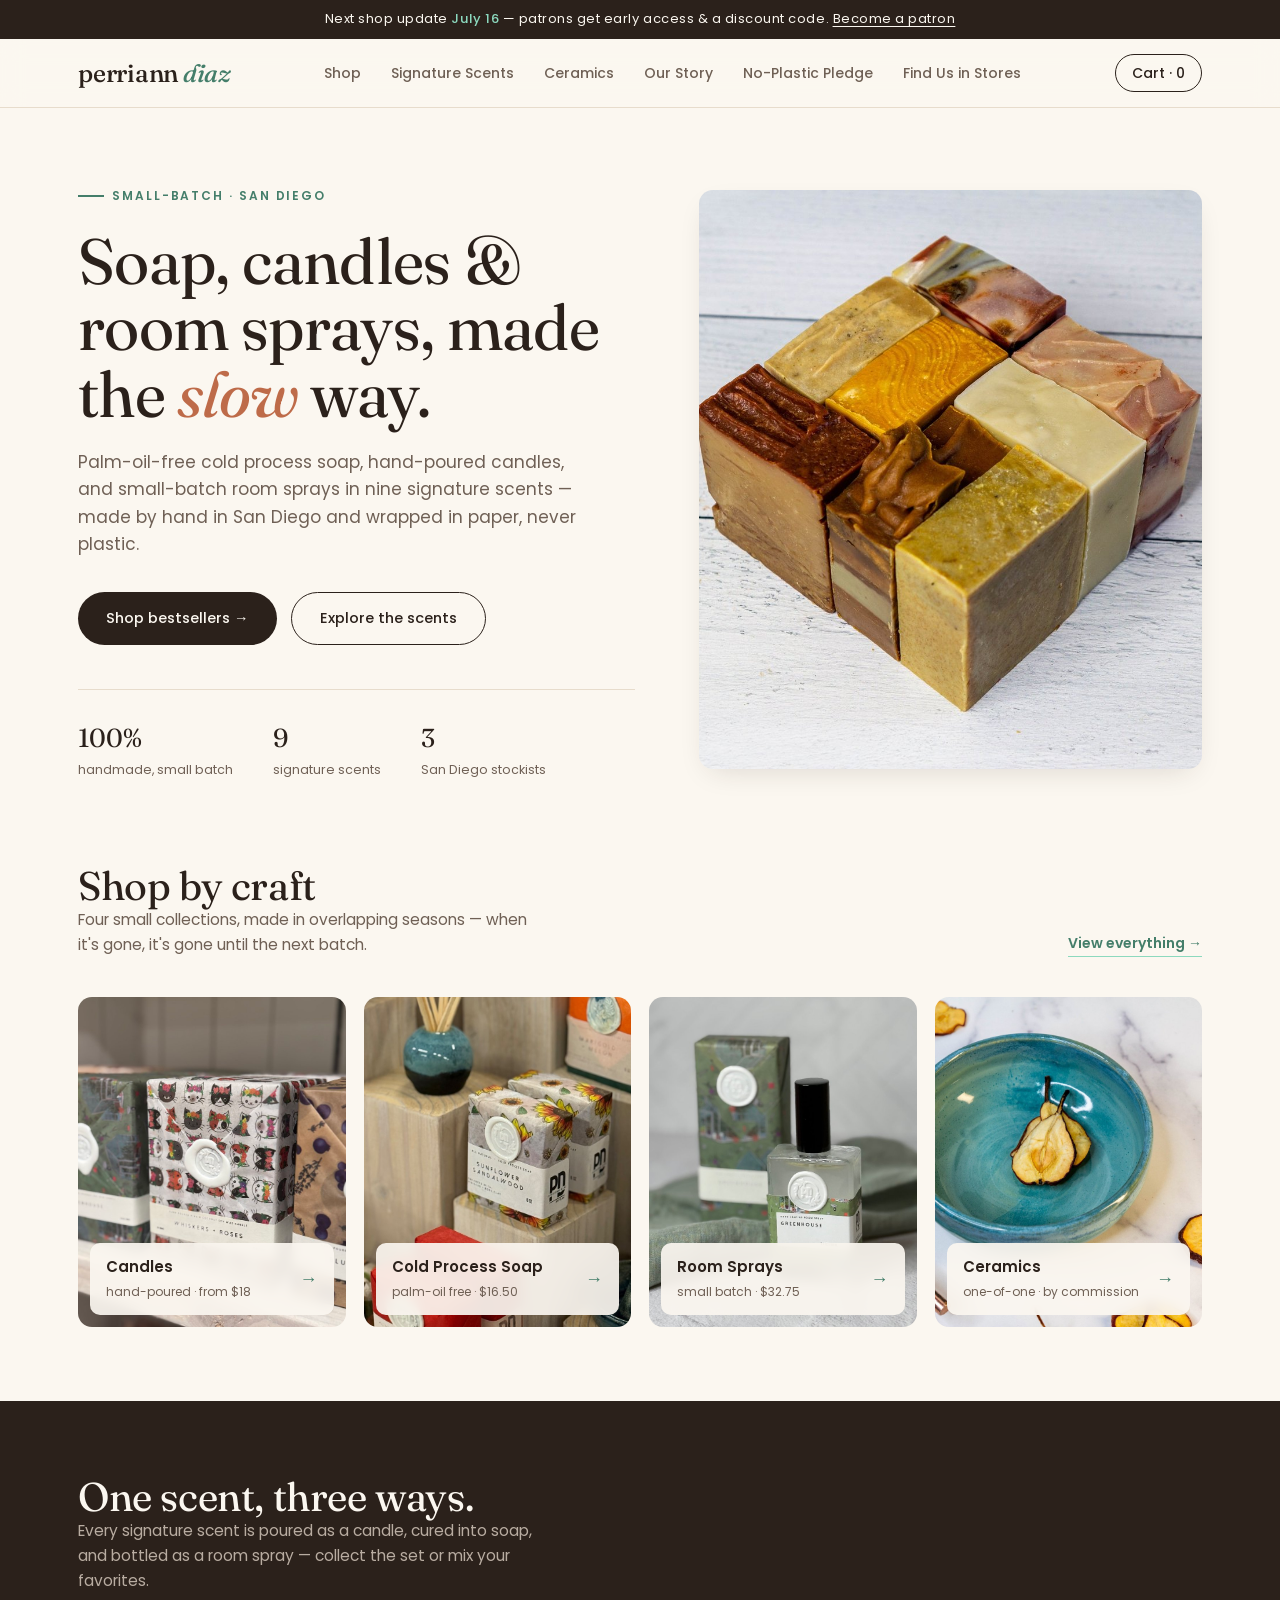
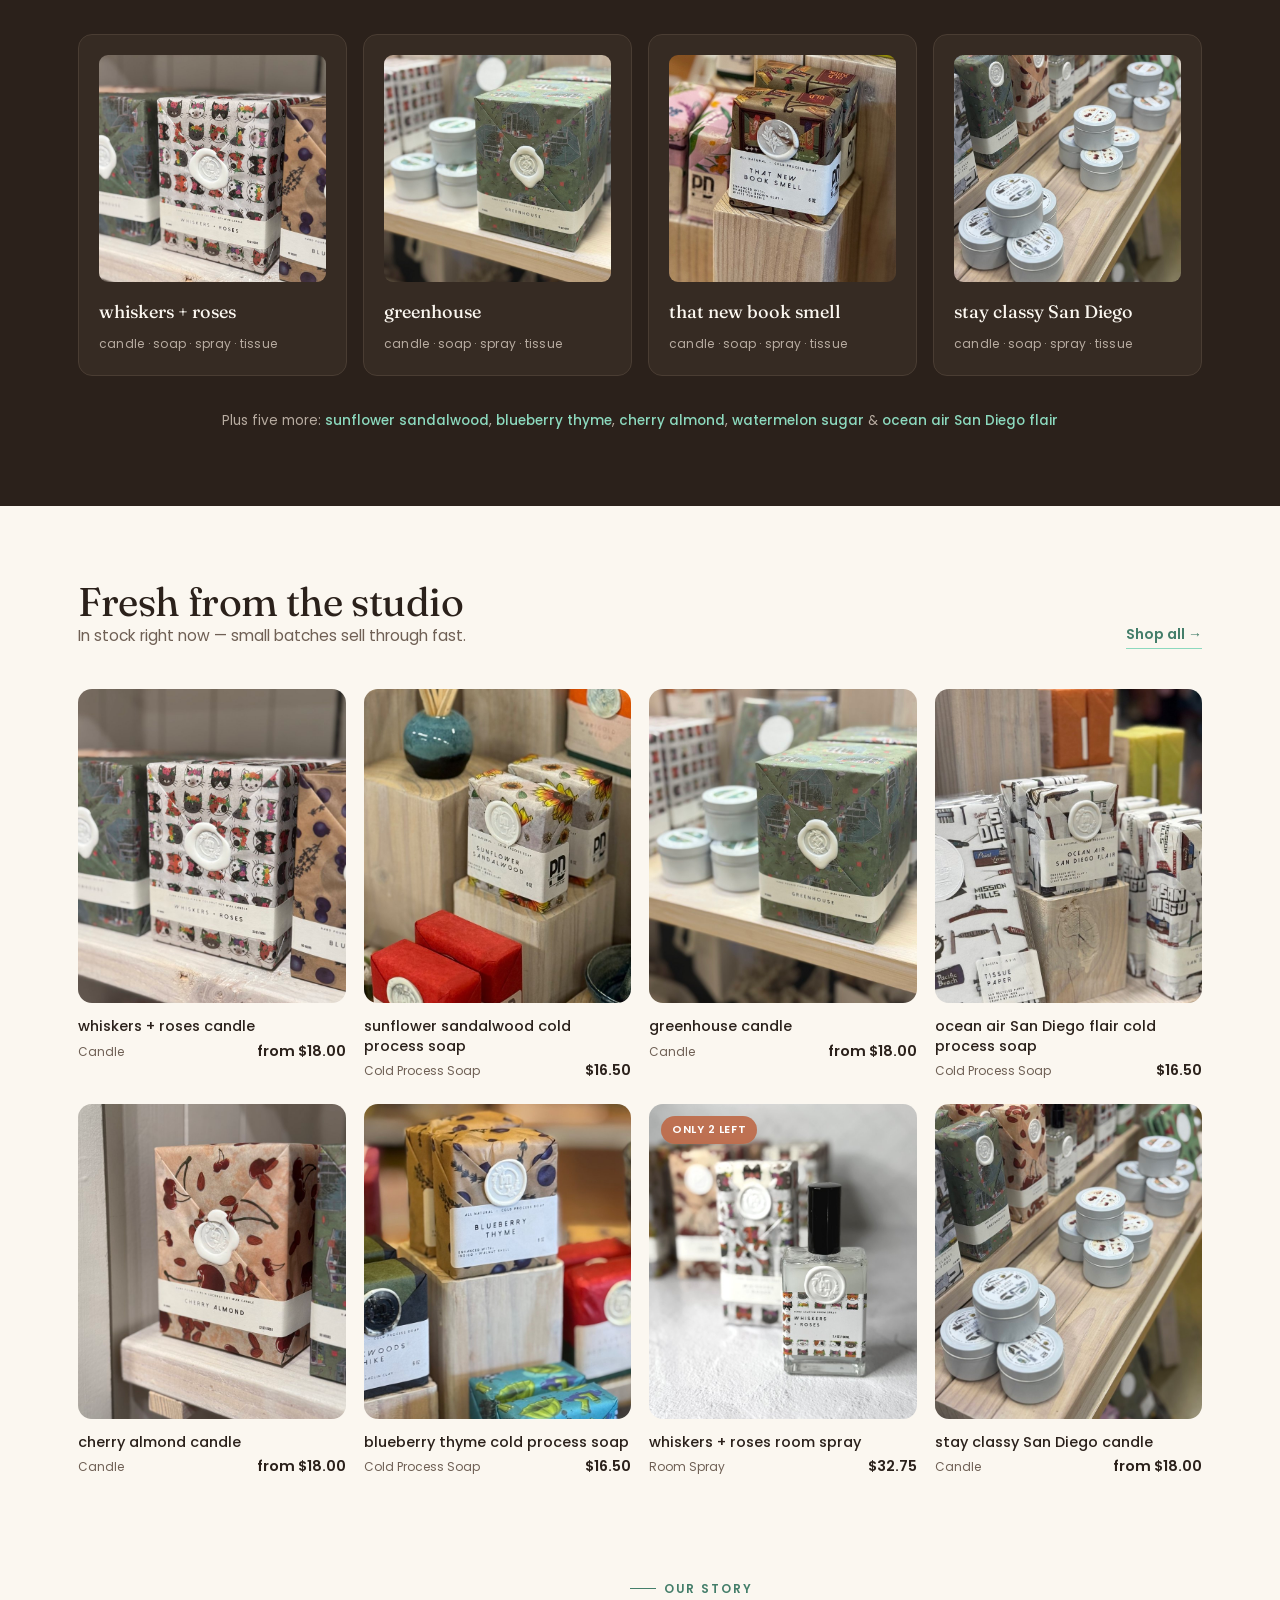
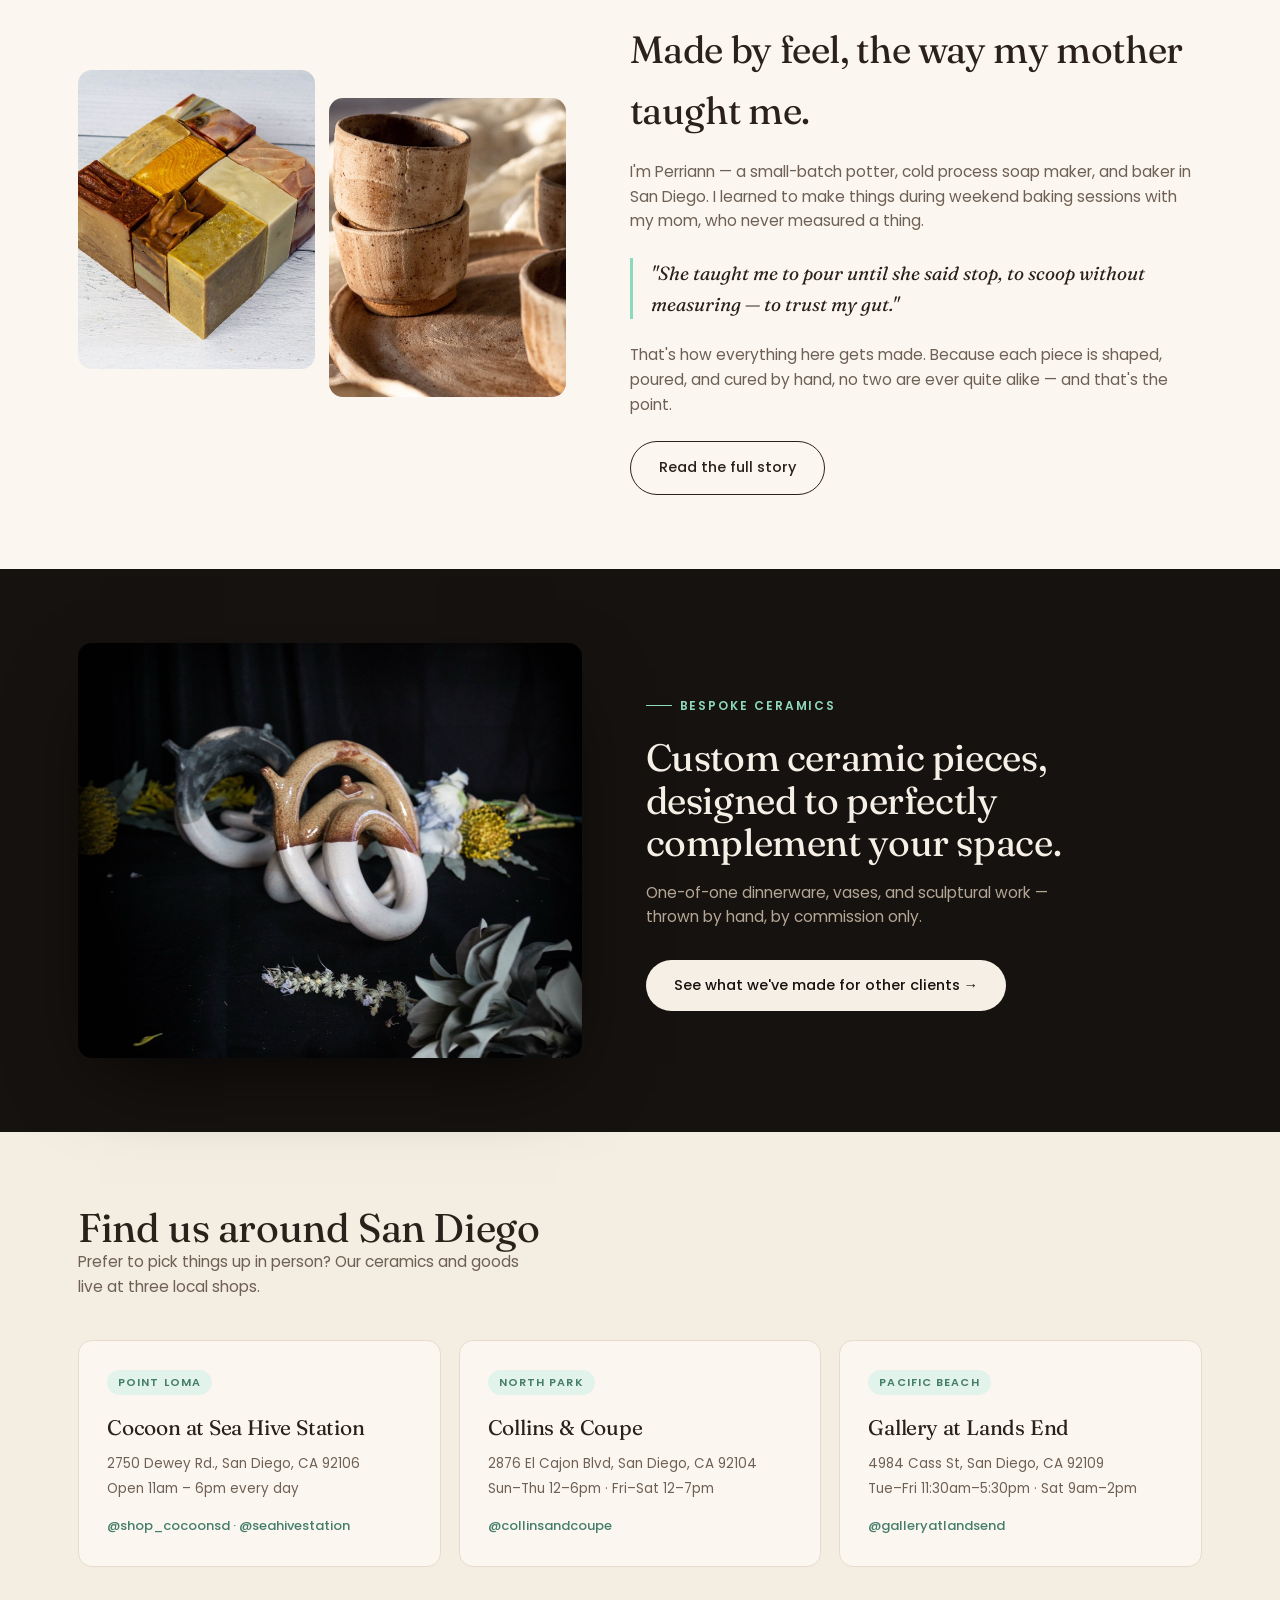
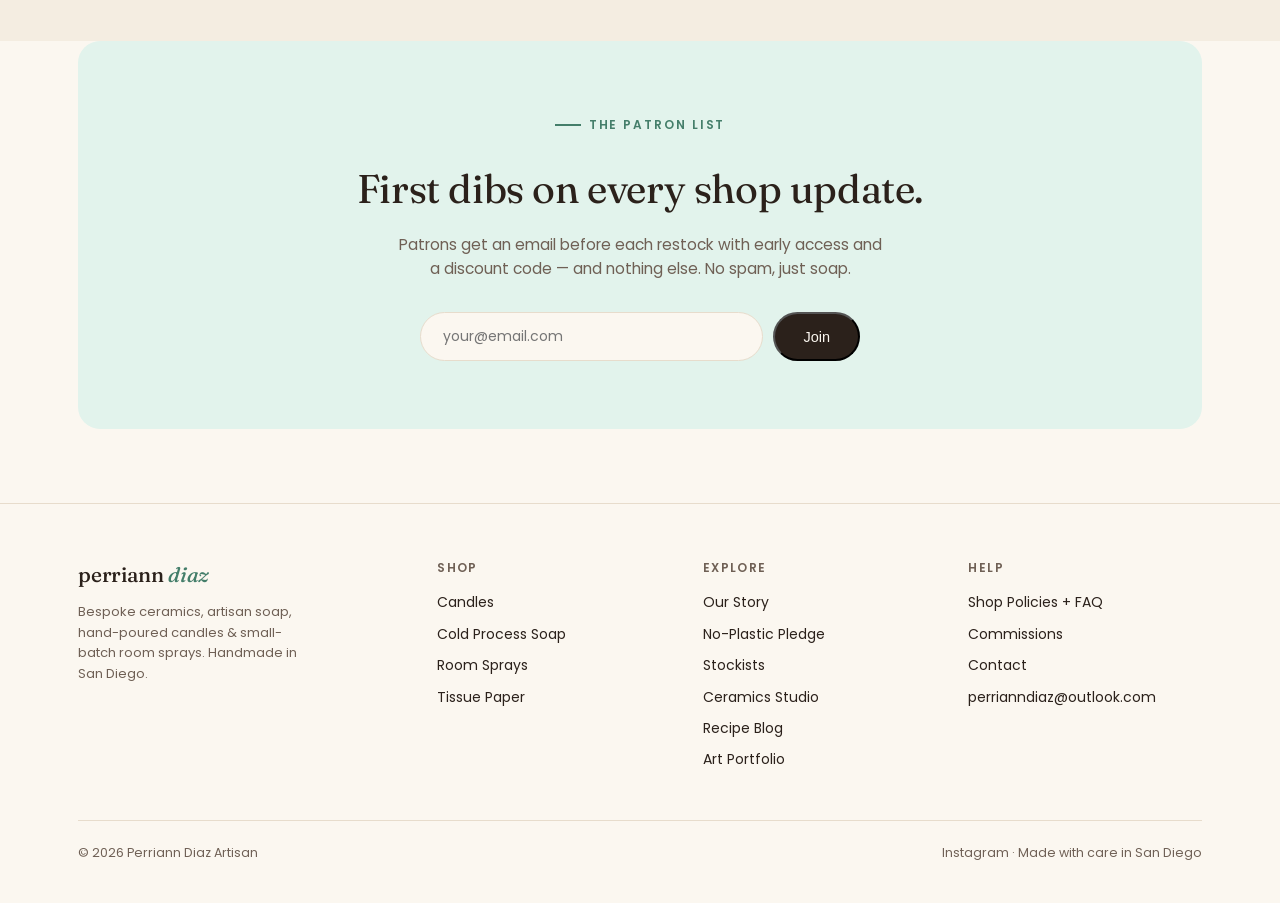
<file: index.html>
<!DOCTYPE html>
<html lang="en">
<head>
<meta charset="utf-8">
<meta name="viewport" content="width=device-width, initial-scale=1">
<title>Perriann Diaz Artisan — Handmade in San Diego</title>
<link rel="stylesheet" href="styles.css">
</head>
<body>

<div class="announce">Next shop update <strong>July 16</strong> — patrons get early access &amp; a discount code. <a href="#newsletter">Become a patron</a></div>

<header class="site">
  <div class="wrap nav-row">
    <a class="brand" href="index.html">perriann <em>diaz</em></a>
    <nav class="main">
      <a href="shop.html" class="">Shop</a>
      <a href="#scents">Signature Scents</a>
      <a href="ceramics.html">Ceramics</a>
      <a href="#story">Our Story</a>
      <a href="pledge.html">No-Plastic Pledge</a>
      <a href="#stockists">Find Us in Stores</a>
    </nav>
    <div class="nav-actions">
      <a class="cart-pill" href="#">Cart · 0</a>
    </div>
  </div>
</header>

<section class="hero">
  <div class="wrap hero-grid">
    <div>
      <span class="kicker">Small-batch · San Diego</span>
      <h1>Soap, candles &amp; room sprays, made the <em>slow</em> way.</h1>
      <p class="lede">Palm-oil-free cold process soap, hand-poured candles, and small-batch room sprays in nine signature scents — made by hand in San Diego and wrapped in paper, never plastic.</p>
      <div class="btn-row">
        <a class="btn primary" href="shop.html">Shop bestsellers →</a>
        <a class="btn ghost" href="#scents">Explore the scents</a>
      </div>
      <div class="hero-stats">
        <div class="stat"><div class="n">100%</div><div class="l">handmade, small batch</div></div>
        <div class="stat"><div class="n">9</div><div class="l">signature scents</div></div>
        <div class="stat"><div class="n">3</div><div class="l">San Diego stockists</div></div>
      </div>
    </div>
    <div class="hero-media">
      <img class="main-img" src="assets/hero-mixed-soap.jpg" alt="Small-batch cold process soap, cut by hand">
    </div>
  </div>
</section>

<section id="categories" style="padding-top: 0;">
  <div class="wrap">
    <div class="sec-head">
      <div>
        <h2>Shop by craft</h2>
        <p>Four small collections, made in overlapping seasons — when it's gone, it's gone until the next batch.</p>
      </div>
      <a class="sec-link" href="shop.html">View everything →</a>
    </div>
    <div class="cat-grid">
      <a class="cat-tile" href="shop.html#candles">
        <img src="assets/whiskers-roses-candle.jpg" alt="Hand poured candles">
        <div class="label"><div><b>Candles</b><span>hand-poured · from $18</span></div><span class="arr">→</span></div>
      </a>
      <a class="cat-tile" href="shop.html#soap">
        <img src="assets/sunflower-sandalwood-cold-process-soap.jpg" alt="Cold process soap">
        <div class="label"><div><b>Cold Process Soap</b><span>palm-oil free · $16.50</span></div><span class="arr">→</span></div>
      </a>
      <a class="cat-tile" href="shop.html#room-spray">
        <img src="assets/greenhouse-room-spray.jpg" alt="Room sprays">
        <div class="label"><div><b>Room Sprays</b><span>small batch · $32.75</span></div><span class="arr">→</span></div>
      </a>
      <a class="cat-tile" href="ceramics.html" id="ceramics-tile">
        <img src="assets/hero-bowls-taryn.jpg" alt="Bespoke ceramics">
        <div class="label"><div><b>Ceramics</b><span>one-of-one · by commission</span></div><span class="arr">→</span></div>
      </a>
    </div>
  </div>
</section>

<section class="scents" id="scents">
  <div class="wrap">
    <div class="sec-head">
      <div>
        <h2>One scent, three ways.</h2>
        <p>Every signature scent is poured as a candle, cured into soap, and bottled as a room spray — collect the set or mix your favorites.</p>
      </div>
    </div>
    <div class="scent-row">
      <a class="scent-card" href="shop.html">
        <img src="assets/whiskers-roses-candle.jpg" alt="whiskers + roses">
        <b>whiskers + roses</b>
        <span>candle · soap · spray · tissue</span>
      </a>
      <a class="scent-card" href="shop.html">
        <img src="assets/greenhouse-candle.jpg" alt="greenhouse">
        <b>greenhouse</b>
        <span>candle · soap · spray · tissue</span>
      </a>
      <a class="scent-card" href="shop.html">
        <img src="assets/that-new-book-smell.jpg" alt="that new book smell">
        <b>that new book smell</b>
        <span>candle · soap · spray · tissue</span>
      </a>
      <a class="scent-card" href="shop.html">
        <img src="assets/stay-classy-san-diego-candle.jpg" alt="stay classy San Diego">
        <b>stay classy San Diego</b>
        <span>candle · soap · spray · tissue</span>
      </a>
    </div>
    <p class="scent-note">Plus five more: <b>sunflower sandalwood</b>, <b>blueberry thyme</b>, <b>cherry almond</b>, <b>watermelon sugar</b> &amp; <b>ocean air San Diego flair</b></p>
  </div>
</section>

<section id="featured">
  <div class="wrap">
    <div class="sec-head">
      <div>
        <h2>Fresh from the studio</h2>
        <p>In stock right now — small batches sell through fast.</p>
      </div>
      <a class="sec-link" href="shop.html">Shop all →</a>
    </div>
    <div class="prod-grid" id="featured-grid"></div>
  </div>
</section>

<section id="story" style="padding-top: 20px;">
  <div class="wrap story-grid">
    <div class="imgs">
      <img src="assets/hero-mixed-soap.jpg" alt="Cold process soap batch">
      <img src="assets/hero-seder-plate.jpg" alt="Handmade seder plate set">
    </div>
    <div class="story-copy">
      <span class="kicker">Our story</span>
      <h2>Made by feel, the way my mother taught me.</h2>
      <p>I'm Perriann — a small-batch potter, cold process soap maker, and baker in San Diego. I learned to make things during weekend baking sessions with my mom, who never measured a thing.</p>
      <blockquote>"She taught me to pour until she said stop, to scoop without measuring — to trust my gut."</blockquote>
      <p>That's how everything here gets made. Because each piece is shaped, poured, and cured by hand, no two are ever quite alike — and that's the point.</p>
      <a class="btn ghost" href="#" style="margin-top: 8px;">Read the full story</a>
    </div>
  </div>
</section>

<section class="ceramics-teaser" id="bespoke">
  <div class="wrap teaser-grid">
    <div class="teaser-media">
      <img src="assets/ceramics/3-ring-teapots-3.jpg" alt="One-of-one three-ring teapots, thrown by hand">
    </div>
    <div class="teaser-copy">
      <span class="kicker g-kicker">Bespoke ceramics</span>
      <h2>Custom ceramic pieces, designed to perfectly complement your space.</h2>
      <p>One-of-one dinnerware, vases, and sculptural work — thrown by hand, by commission only.</p>
      <a class="btn light" href="ceramics.html">See what we've made for other clients →</a>
    </div>
  </div>
</section>

<section class="stockists" id="stockists">
  <div class="wrap">
    <div class="sec-head">
      <div>
        <h2>Find us around San Diego</h2>
        <p>Prefer to pick things up in person? Our ceramics and goods live at three local shops.</p>
      </div>
    </div>
    <div class="stockist-grid">
      <div class="stockist-card">
        <span class="tag">Point Loma</span>
        <h3>Cocoon at Sea Hive Station</h3>
        <p>2750 Dewey Rd., San Diego, CA 92106</p>
        <p>Open 11am – 6pm every day</p>
        <a class="ig" href="#">@shop_cocoonsd · @seahivestation</a>
      </div>
      <div class="stockist-card">
        <span class="tag">North Park</span>
        <h3>Collins &amp; Coupe</h3>
        <p>2876 El Cajon Blvd, San Diego, CA 92104</p>
        <p>Sun–Thu 12–6pm · Fri–Sat 12–7pm</p>
        <a class="ig" href="#">@collinsandcoupe</a>
      </div>
      <div class="stockist-card">
        <span class="tag">Pacific Beach</span>
        <h3>Gallery at Lands End</h3>
        <p>4984 Cass St, San Diego, CA 92109</p>
        <p>Tue–Fri 11:30am–5:30pm · Sat 9am–2pm</p>
        <a class="ig" href="#">@galleryatlandsend</a>
      </div>
    </div>
  </div>
</section>

<section class="news" id="newsletter">
  <div class="wrap">
    <div class="news-inner">
      <span class="kicker" style="justify-content:center; display:inline-flex;">The patron list</span>
      <h2>First dibs on every shop update.</h2>
      <p>Patrons get an email before each restock with early access and a discount code — and nothing else. No spam, just soap.</p>
      <form class="news-form" onsubmit="event.preventDefault(); this.querySelector('input').value=''; alert('Welcome to the patron list! (demo)');">
        <input type="email" placeholder="your@email.com" required>
        <button class="btn primary" type="submit">Join</button>
      </form>
    </div>
  </div>
</section>

<footer class="site">
  <div class="wrap">
    <div class="foot-grid">
      <div>
        <div class="brand">perriann <em>diaz</em></div>
        <p>Bespoke ceramics, artisan soap, hand-poured candles &amp; small-batch room sprays. Handmade in San Diego.</p>
      </div>
      <div>
        <h4>Shop</h4>
        <ul>
          <li><a href="shop.html#candles">Candles</a></li>
          <li><a href="shop.html#soap">Cold Process Soap</a></li>
          <li><a href="shop.html#room-spray">Room Sprays</a></li>
          <li><a href="shop.html#tissue">Tissue Paper</a></li>
        </ul>
      </div>
      <div>
        <h4>Explore</h4>
        <ul>
          <li><a href="#story">Our Story</a></li>
          <li><a href="pledge.html">No-Plastic Pledge</a></li>
          <li><a href="#stockists">Stockists</a></li>
          <li><a href="ceramics.html">Ceramics Studio</a></li>
          <li><a href="#">Recipe Blog</a></li>
          <li><a href="#">Art Portfolio</a></li>
        </ul>
      </div>
      <div>
        <h4>Help</h4>
        <ul>
          <li><a href="#">Shop Policies + FAQ</a></li>
          <li><a href="#">Commissions</a></li>
          <li><a href="#">Contact</a></li>
          <li><a href="#">perrianndiaz@outlook.com</a></li>
        </ul>
      </div>
    </div>
    <div class="foot-base">
      <span>© 2026 Perriann Diaz Artisan</span>
      <span>Instagram · Made with care in San Diego</span>
    </div>
  </div>
</footer>

<script src="catalog.js"></script>
<script>
// Featured: in-stock items across groups
const groupLabel = { candles: 'candle', soap: 'cold process soap', 'room-spray': 'room spray', tissue: 'tissue paper', merch: 'merch' };
const picks = ['whiskers-roses-candle','sunflower-sandalwood-cold-process-soap','greenhouse-candle','ocean-air-san-diego-flair-cold-process-soap','cherry-almond-candle','blueberry-thyme-cold-process-soap','whiskers-roses-room-spray','stay-classy-san-diego-candle'];
const bySlug = Object.fromEntries(CATALOG.map(p => [p.slug, p]));
document.getElementById('featured-grid').innerHTML = picks.map(slug => {
  const p = bySlug[slug]; if (!p) return '';
  let badge = '';
  if (p.stock === 0) badge = '<span class="badge out">Sold out</span>';
  else if (p.stock > 0 && p.stock <= 3) badge = `<span class="badge low">Only ${p.stock} left</span>`;
  const price = p.price === p.priceMax ? `$${p.price.toFixed(2)}` : `from $${p.price.toFixed(2)}`;
  return `<a class="prod-card ${p.stock === 0 ? 'is-out' : ''}" href="shop.html">
    <div class="ph">${badge}<img src="assets/${p.slug}.jpg" alt="${p.title}"><button class="quick-add" aria-label="Add to cart">+</button></div>
    <div class="name">${p.title}</div>
    <div class="meta"><span class="type">${groupLabel[p.group] || ''}</span><span class="price">${price}</span></div>
  </a>`;
}).join('');
</script>
</body>
</html>
</file>
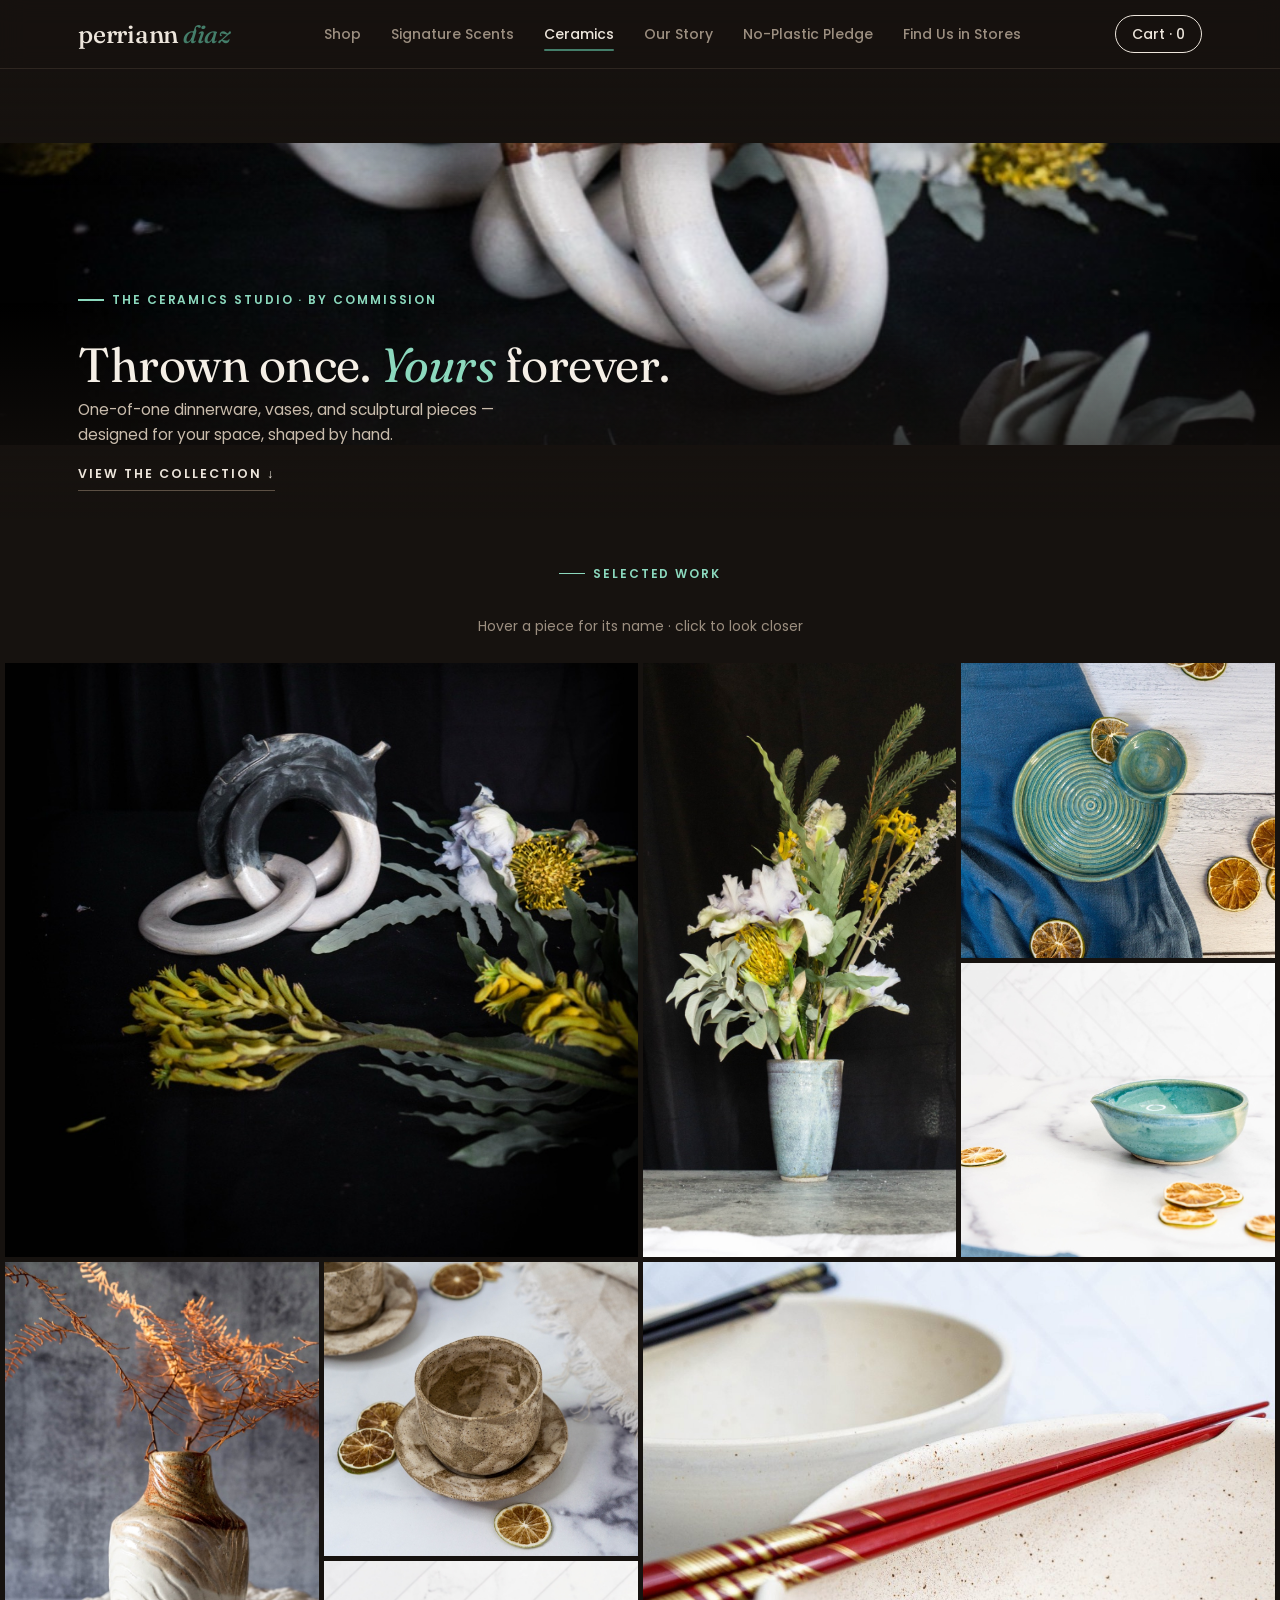
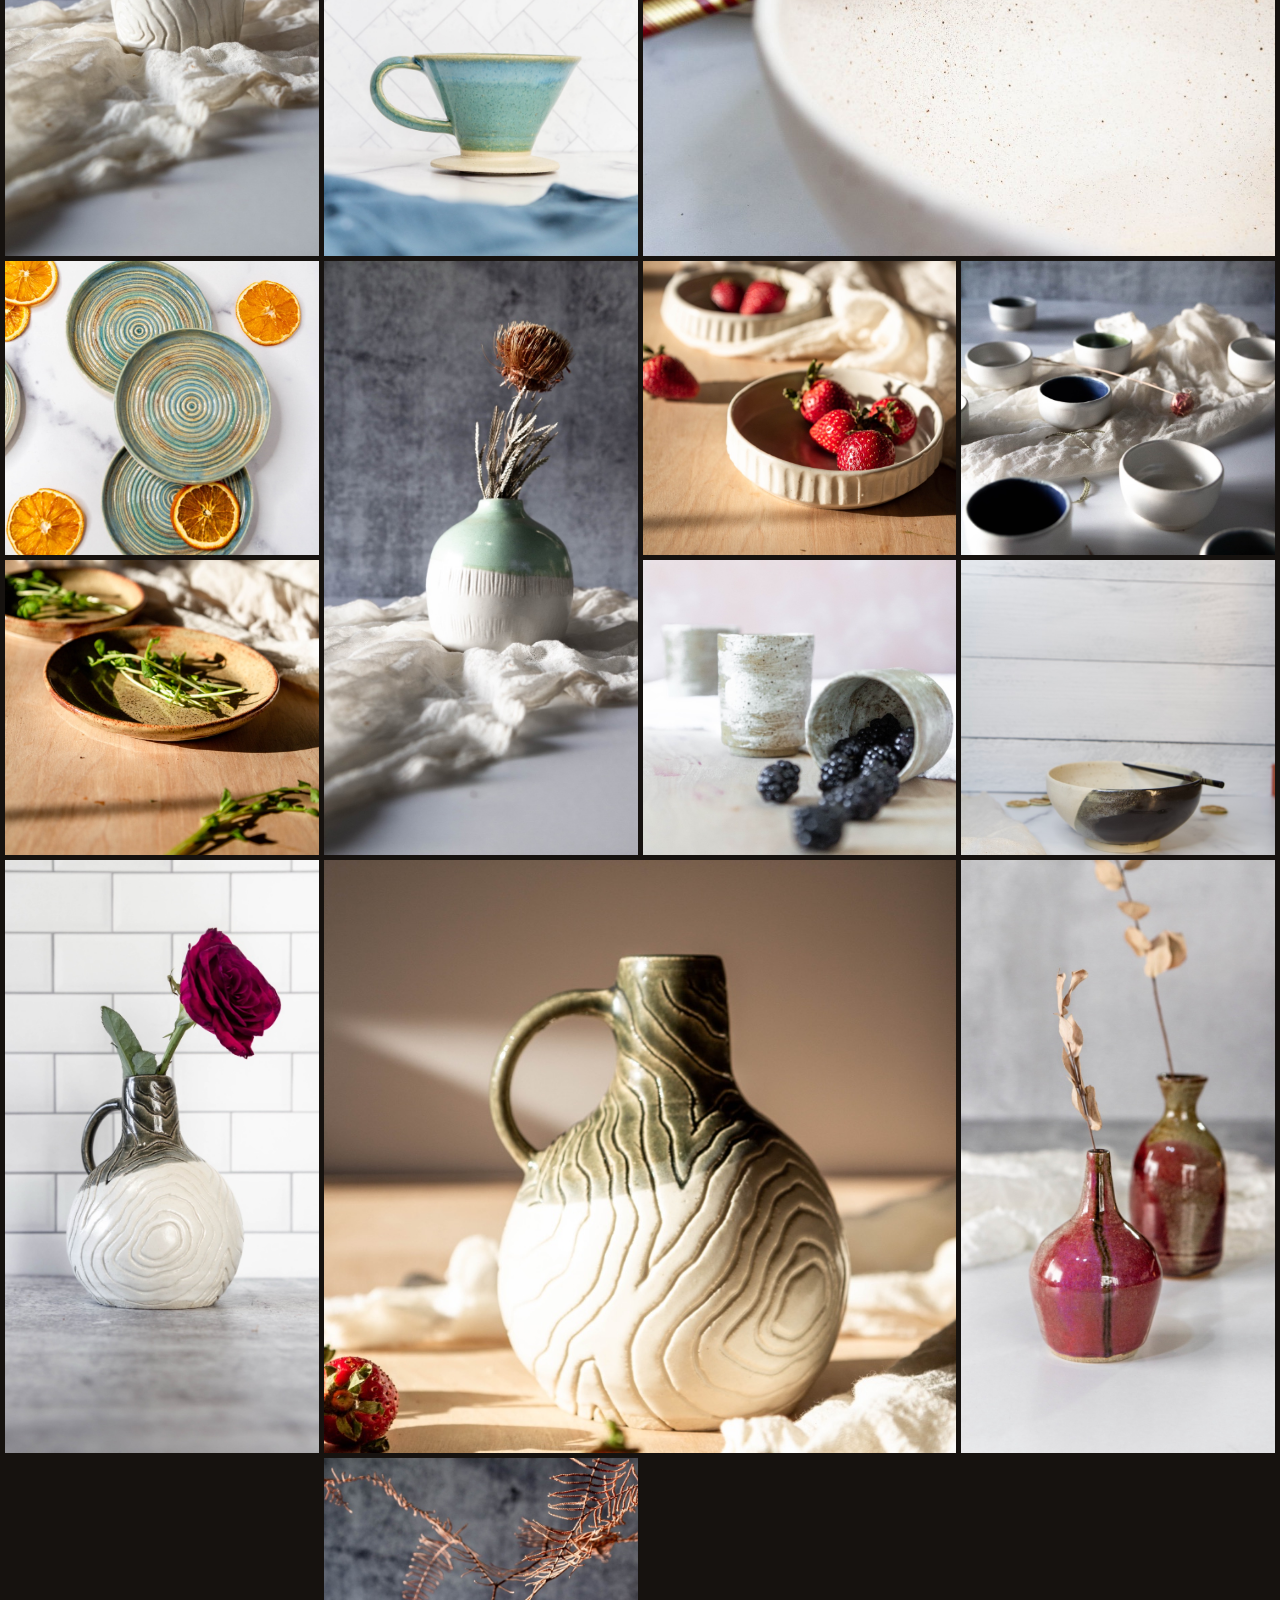
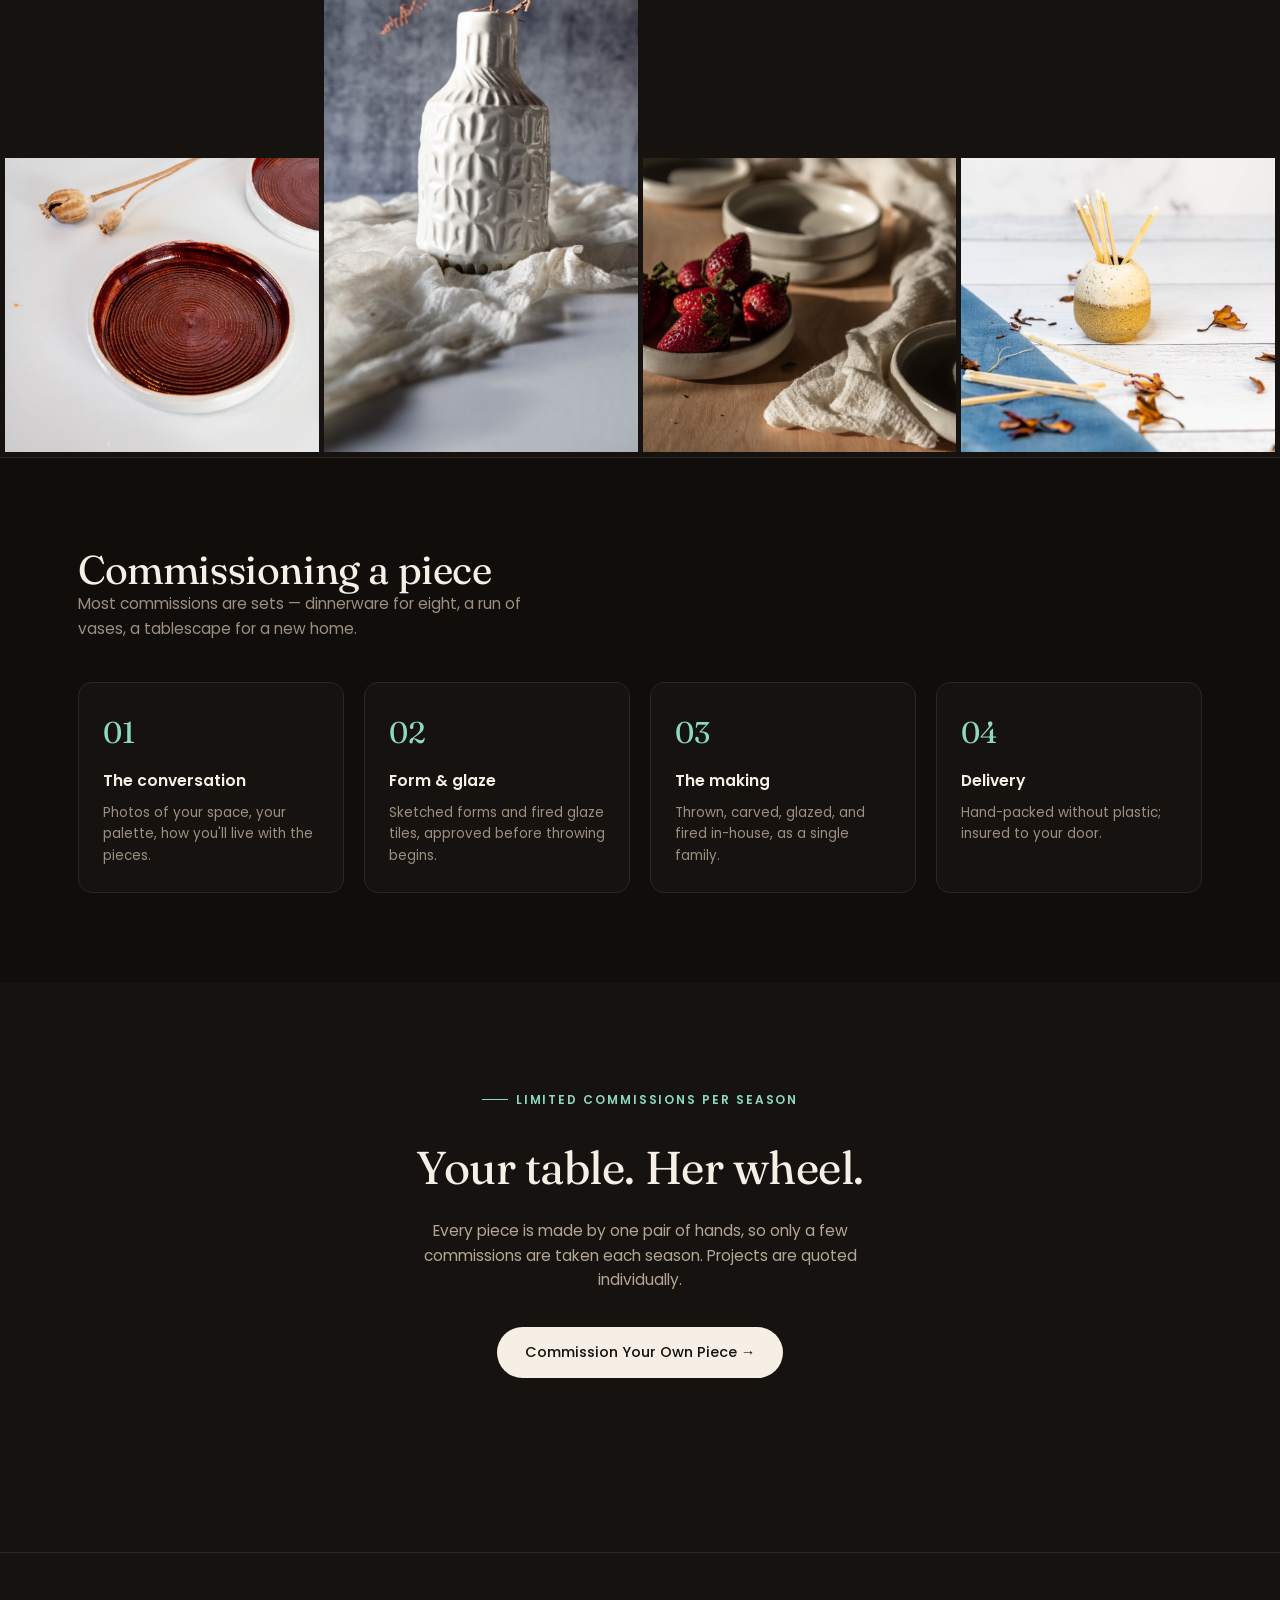
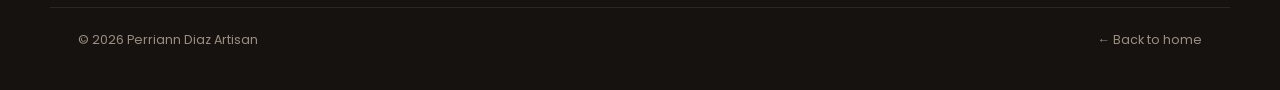
<file: ceramics.html>
<!DOCTYPE html>
<html lang="en">
<head>
<meta charset="utf-8">
<meta name="viewport" content="width=device-width, initial-scale=1">
<title>The Ceramics Studio — Commissions by Perriann Diaz</title>
<link rel="stylesheet" href="styles.css">
</head>
<body class="gallery">

<header class="site">
  <div class="wrap nav-row">
    <a class="brand" href="index.html">perriann <em>diaz</em></a>
    <nav class="main">
      <a href="shop.html">Shop</a>
      <a href="index.html#scents">Signature Scents</a>
      <a href="ceramics.html" class="active">Ceramics</a>
      <a href="index.html#story">Our Story</a>
      <a href="pledge.html">No-Plastic Pledge</a>
      <a href="index.html#stockists">Find Us in Stores</a>
    </nav>
    <div class="nav-actions">
      <a class="cart-pill" href="#">Cart · 0</a>
    </div>
  </div>
</header>

<section class="g-cinema">
  <img src="assets/ceramics/3-ring-teapots-3.jpg" alt="Three-ring teapots, thrown and joined by hand" style="object-position: 50% 58%;">
  <div class="veil"></div>
  <div class="cine-copy">
    <div class="wrap">
      <span class="kicker g-kicker">The ceramics studio · by commission</span>
      <h1>Thrown once. <em>Yours</em> forever.</h1>
      <p class="sub">One-of-one dinnerware, vases, and sculptural pieces — designed for your space, shaped by hand.</p>
      <a class="scroll-cue" href="#work">View the collection ↓</a>
    </div>
  </div>
</section>

<div class="wall-head" id="work">
  <span class="kicker g-kicker">Selected work</span>
  <p>Hover a piece for its name · click to look closer</p>
</div>

<div class="wall" id="wall"></div>

<section class="commission" id="commission">
  <div class="wrap">
    <div class="sec-head">
      <div>
        <h2>Commissioning a piece</h2>
        <p>Most commissions are sets — dinnerware for eight, a run of vases, a tablescape for a new home.</p>
      </div>
    </div>
    <div class="steps">
      <div class="step"><span class="k">01</span><b>The conversation</b><p>Photos of your space, your palette, how you'll live with the pieces.</p></div>
      <div class="step"><span class="k">02</span><b>Form &amp; glaze</b><p>Sketched forms and fired glaze tiles, approved before throwing begins.</p></div>
      <div class="step"><span class="k">03</span><b>The making</b><p>Thrown, carved, glazed, and fired in-house, as a single family.</p></div>
      <div class="step"><span class="k">04</span><b>Delivery</b><p>Hand-packed without plastic; insured to your door.</p></div>
    </div>
  </div>
</section>

<section class="g-cta">
  <div class="wrap">
    <span class="kicker g-kicker" style="justify-content:center; display:inline-flex;">Limited commissions per season</span>
    <h2>Your table. Her wheel.</h2>
    <p>Every piece is made by one pair of hands, so only a few commissions are taken each season. Projects are quoted individually.</p>
    <div class="btn-row" style="justify-content:center;">
      <a class="btn light" href="mailto:perrianndiaz@outlook.com?subject=Ceramics commission inquiry">Commission Your Own Piece →</a>
    </div>
  </div>
</section>

<footer class="site">
  <div class="wrap foot-base">
    <span>© 2026 Perriann Diaz Artisan</span>
    <a href="index.html">← Back to home</a>
  </div>
</footer>

<div class="lightbox" id="lightbox" role="dialog" aria-modal="true" aria-label="Piece detail">
  <div class="lb-backdrop" id="lb-backdrop"></div>
  <div class="lb-card">
    <button class="lb-close" id="lb-close" aria-label="Close">×</button>
    <img id="lb-img" src="[data-uri]" alt="">
    <div class="lb-side">
      <span class="k">One of one</span>
      <h3 id="lb-title"></h3>
      <div class="rule"></div>
      <p id="lb-line"></p>
      <div><a class="btn light" id="lb-cta" href="#commission">Commission Your Own Piece</a></div>
    </div>
  </div>
</div>

<script>
// Composed 4-column wall, 10 rows. size: 'big' = 2x2, 'tall' = 1x2, default 1x1.
// at: [column, row] — explicit placement so no row ever holds two signature pieces
// or four singles; the tall slots carry the six flower vases uncropped.
const PIECES = [
  // rows 1-2
  { f: 'assets/ceramics/3-ring-teapot-chalkboard-black-05-2.jpg', t: 'the three-ring teapot', l: 'Three interlocking thrown rings that fill, steep, and pour — we have never seen another anywhere.', size: 'big', at: [1, 1], pos: '50% 72%' },
  { f: 'assets/ceramics/vase-blue-and-white-8.jpg', t: 'vase, storm blue', l: 'Thrown tall to carry a full bouquet.', size: 'tall', at: [3, 1] },
  { f: 'assets/ceramics/sushi-dish-with-dipping-cup-1.jpg', t: 'sushi dish', l: 'The dipping cup is thrown into the plate itself, so the soy never wanders.', at: [4, 1] },
  { f: 'assets/ceramics/tea-bowls-3.jpg', t: 'tea bowl, lagoon', l: 'Its pour spout was pinched while the clay was still soft.', at: [4, 2] },
  // rows 3-4
  { f: 'assets/ceramics/carved-vase-3-2.jpg', t: 'carved vase, sandstone', l: 'Freehand carving under a flame-blend glaze.', size: 'tall', at: [1, 3] },
  { f: 'assets/ceramics/cup-and-saucer-calico-10.jpg', t: 'cup & saucer, calico', l: 'Speckled slip under a soft satin glaze.', at: [2, 3] },
  { f: 'assets/ceramics/coffee-pour-over-2.jpg', t: 'pour-over, sea glass', l: 'A morning ritual, thrown to fit a standard filter.', at: [2, 4] },
  { f: 'assets/hero-ramen-bowls.jpg', t: 'ramen bowls', l: 'A slot thrown into the rim holds the chopsticks above the broth.', size: 'big', at: [3, 3] },
  // rows 5-6
  { f: 'assets/ceramics/tapas-plates-with-ridges-5.jpg', t: 'tapas plates, verdigris', l: 'Ridged and glazed like sea-worn copper.', at: [1, 5] },
  { f: 'assets/ceramics/carved-vase-04-1.jpg', t: 'carved vase, celadon', l: 'Celadon dipped over hand-cut relief.', size: 'tall', at: [2, 5] },
  { f: 'assets/ceramics/carved-plates-05-2.jpg', t: 'carved serving bowls', l: 'Fluted walls, cut line by line before the first firing.', at: [3, 5] },
  { f: 'assets/ceramics/mini-bowls-05-3.jpg', t: 'mini bowls', l: 'A family of glazes, one bowl at a time.', at: [4, 5] },
  { f: 'assets/ceramics/shino-plates-03-3.jpg', t: 'shino plates', l: 'A warm shino glaze breaking over the rim.', at: [1, 6] },
  { f: 'assets/ceramics/alabaster-cups-2.jpg', t: 'alabaster cups', l: 'Unhandled tumblers in a stone-soft matte.', at: [3, 6] },
  { f: 'assets/ceramics/img-1557.jpg', t: 'matcha bowl', l: 'Glazed half in ink, half in cream.', at: [4, 6] },
  // rows 7-8 — the monument row
  { f: 'assets/ceramics/2020-pda-c2020-growler-02-5.jpg', t: 'growler, birch', l: 'Wood-grain carving, cut ring by ring.', size: 'tall', at: [1, 7] },
  { f: 'assets/ceramics/topo-growler-05-1.jpg', t: 'the topographic growler', l: 'A contour map carved freehand around the body — commission one mapped to a place you love.', size: 'big', at: [2, 7] },
  { f: 'assets/ceramics/vases-05-1.jpg', t: 'bud vases, oxblood', l: 'A matched pair in a copper-red reduction glaze.', size: 'tall', at: [4, 7] },
  // rows 9-10
  { f: 'assets/ceramics/img-9295.jpg', t: 'stacking plates', l: 'Thrown to nest, glazed to match.', at: [1, 9] },
  { f: 'assets/ceramics/carved-vase-2-6.jpg', t: 'carved vase, bone white', l: 'Geometric relief, cut petal by petal.', size: 'tall', at: [2, 9] },
  { f: 'assets/ceramics/berry-collandar-1.jpg', t: 'berry colander', l: 'Pierced by hand, for rinsing straight to the table.', at: [3, 9] },
  { f: 'assets/ceramics/red-ring-dishes-05-1.jpg', t: 'ring dishes, cherry', l: 'Nightstand-sized, glazed like fruit.', at: [4, 9] },
  { f: 'assets/ceramics/2020-pda-c2020-plate-red-wine-2.jpg', t: 'plate, red wine', l: 'A gloss the color of a poured cabernet.', at: [1, 10] },
  { f: 'assets/ceramics/lily-white-04-4.jpg', t: 'nesting bowls, lily white', l: 'Thrown as a set, sized to stack.', at: [3, 10] },
  { f: 'assets/ceramics/match-striker-3.jpg', t: 'match striker', l: 'Unglazed grit on the shoulder strikes the match.', at: [4, 10] },
];

const SPAN = { big: [2, 2], tall: [1, 2] };
const wall = document.getElementById('wall');
wall.innerHTML = PIECES.map((p, i) => {
  const [cs, rs] = SPAN[p.size] || [1, 1];
  return `
  <button class="tile reveal ${p.size || ''}" data-i="${i}" aria-label="${p.t}"
    style="grid-column: ${p.at[0]} / span ${cs}; grid-row: ${p.at[1]} / span ${rs};">
    <img loading="lazy" src="${p.f}" alt="${p.t}" ${p.pos ? `style="object-position:${p.pos}"` : ''}>
    <span class="t-title">${p.t}</span>
  </button>`;
}).join('');

// scroll reveal
const io = new IntersectionObserver(es => es.forEach(e => {
  if (e.isIntersecting) { e.target.classList.add('in'); io.unobserve(e.target); }
}), { threshold: 0.12 });
document.querySelectorAll('.reveal').forEach((el, i) => { el.style.transitionDelay = `${(i % 4) * 70}ms`; io.observe(el); });

// lightbox
const lb = document.getElementById('lightbox');
const lbImg = document.getElementById('lb-img');
const lbTitle = document.getElementById('lb-title');
const lbLine = document.getElementById('lb-line');

function openLb(i) {
  const p = PIECES[i];
  lbImg.src = p.f;
  lbImg.alt = p.t;
  lbTitle.textContent = p.t;
  lbLine.textContent = p.l;
  lb.classList.add('open');
  document.body.style.overflow = 'hidden';
  document.getElementById('lb-close').focus();
}
function closeLb() {
  lb.classList.remove('open');
  document.body.style.overflow = '';
}
wall.addEventListener('click', e => {
  const t = e.target.closest('.tile');
  if (t) openLb(+t.dataset.i);
});
document.getElementById('lb-close').addEventListener('click', closeLb);
document.getElementById('lb-backdrop').addEventListener('click', closeLb);
document.addEventListener('keydown', e => { if (e.key === 'Escape') closeLb(); });
const jump = y => window.scrollTo({ top: y, behavior: 'instant' });
function glideTo(targetY, ms = 900) {
  if (matchMedia('(prefers-reduced-motion: reduce)').matches) { jump(targetY); return; }
  const startY = window.scrollY, delta = targetY - startY, t0 = performance.now();
  const ease = t => t < .5 ? 2*t*t : 1 - Math.pow(-2*t + 2, 2) / 2;
  (function frame(now) {
    const p = Math.min((now - t0) / ms, 1);
    jump(startY + delta * ease(p));
    if (p < 1) requestAnimationFrame(frame);
  })(t0);
  setTimeout(() => { if (Math.abs(window.scrollY - targetY) > Math.abs(delta) * .8) jump(targetY); }, 300);
}
document.getElementById('lb-cta').addEventListener('click', e => {
  e.preventDefault();
  closeLb();
  glideTo(document.getElementById('commission').getBoundingClientRect().top + window.scrollY - 40);
});
</script>
</body>
</html>
</file>
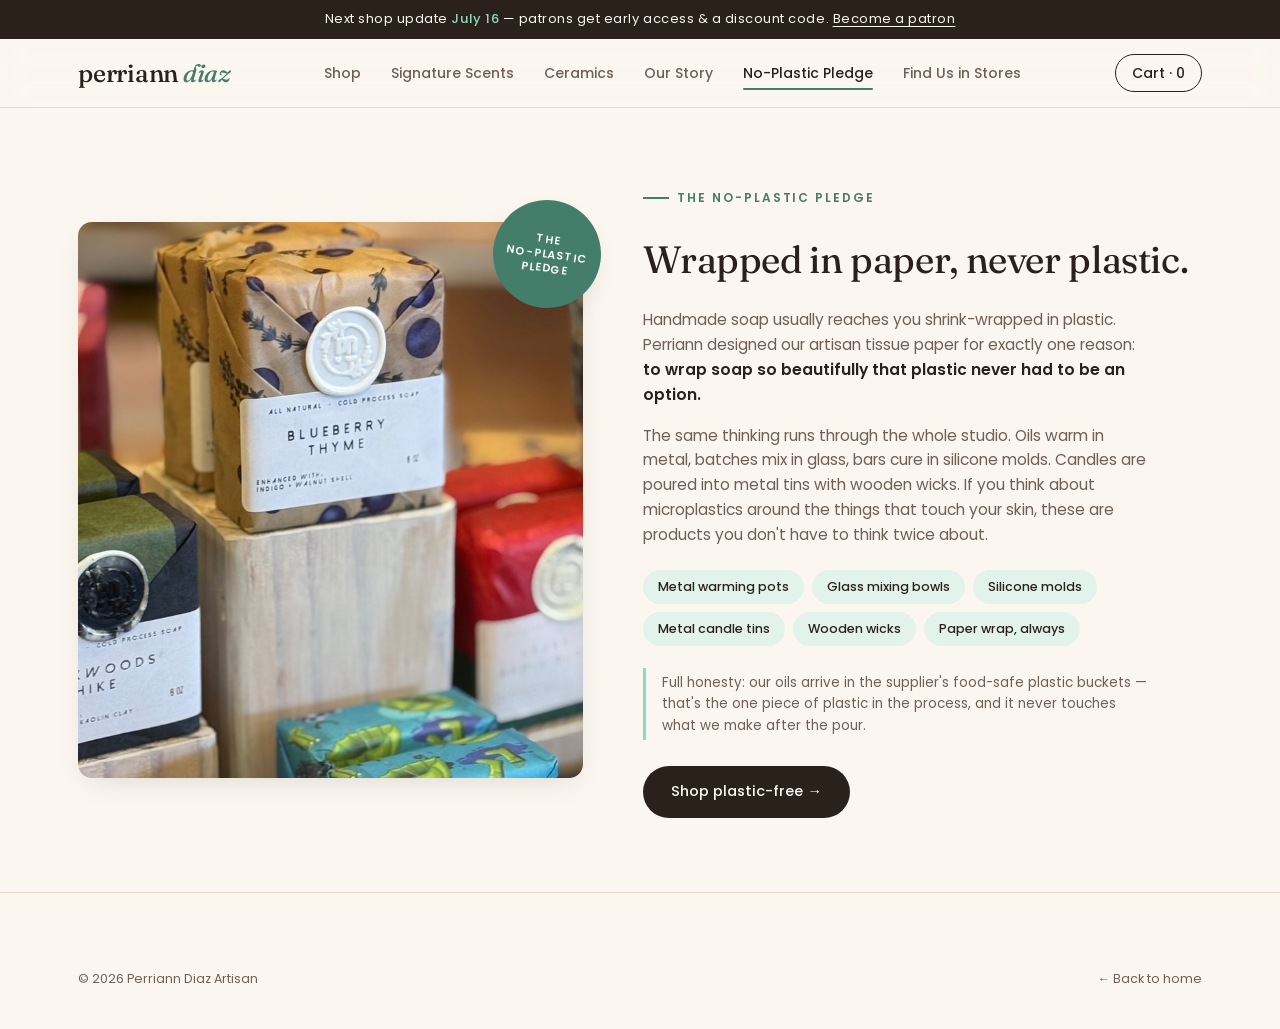
<file: pledge.html>
<!DOCTYPE html>
<html lang="en">
<head>
<meta charset="utf-8">
<meta name="viewport" content="width=device-width, initial-scale=1">
<title>The No-Plastic Pledge — Perriann Diaz Artisan</title>
<link rel="stylesheet" href="styles.css">
</head>
<body>

<div class="announce">Next shop update <strong>July 16</strong> — patrons get early access &amp; a discount code. <a href="index.html#newsletter">Become a patron</a></div>

<header class="site">
  <div class="wrap nav-row">
    <a class="brand" href="index.html">perriann <em>diaz</em></a>
    <nav class="main">
      <a href="shop.html">Shop</a>
      <a href="index.html#scents">Signature Scents</a>
      <a href="ceramics.html">Ceramics</a>
      <a href="index.html#story">Our Story</a>
      <a href="pledge.html" class="active">No-Plastic Pledge</a>
      <a href="index.html#stockists">Find Us in Stores</a>
    </nav>
    <div class="nav-actions">
      <a class="cart-pill" href="#">Cart · 0</a>
    </div>
  </div>
</header>

<section id="pledge">
  <div class="wrap pledge-grid">
    <div class="pledge-media">
      <img src="assets/blueberry-thyme-cold-process-soap.jpg" alt="Cold process soap wrapped in artisan-designed tissue paper">
      <div class="pledge-stamp">The<br>No-Plastic<br>Pledge</div>
    </div>
    <div class="pledge-copy">
      <span class="kicker">The no-plastic pledge</span>
      <h2>Wrapped in paper, never plastic.</h2>
      <p>Handmade soap usually reaches you shrink-wrapped in plastic. Perriann designed our artisan tissue paper for exactly one reason: <b>to wrap soap so beautifully that plastic never had to be an option.</b></p>
      <p>The same thinking runs through the whole studio. Oils warm in metal, batches mix in glass, bars cure in silicone molds. Candles are poured into metal tins with wooden wicks. If you think about microplastics around the things that touch your skin, these are products you don't have to think twice about.</p>
      <div class="material-chips">
        <span>Metal warming pots</span>
        <span>Glass mixing bowls</span>
        <span>Silicone molds</span>
        <span>Metal candle tins</span>
        <span>Wooden wicks</span>
        <span>Paper wrap, always</span>
      </div>
      <p class="pledge-note">Full honesty: our oils arrive in the supplier's food-safe plastic buckets — that's the one piece of plastic in the process, and it never touches what we make after the pour.</p>
      <div class="btn-row" style="margin-top: 26px;">
        <a class="btn primary" href="shop.html">Shop plastic-free →</a>
      </div>
    </div>
  </div>
</section>

<footer class="site" style="margin-top: 0;">
  <div class="wrap foot-base" style="border-top: none;">
    <span>© 2026 Perriann Diaz Artisan</span>
    <a href="index.html">← Back to home</a>
  </div>
</footer>

</body>
</html>
</file>
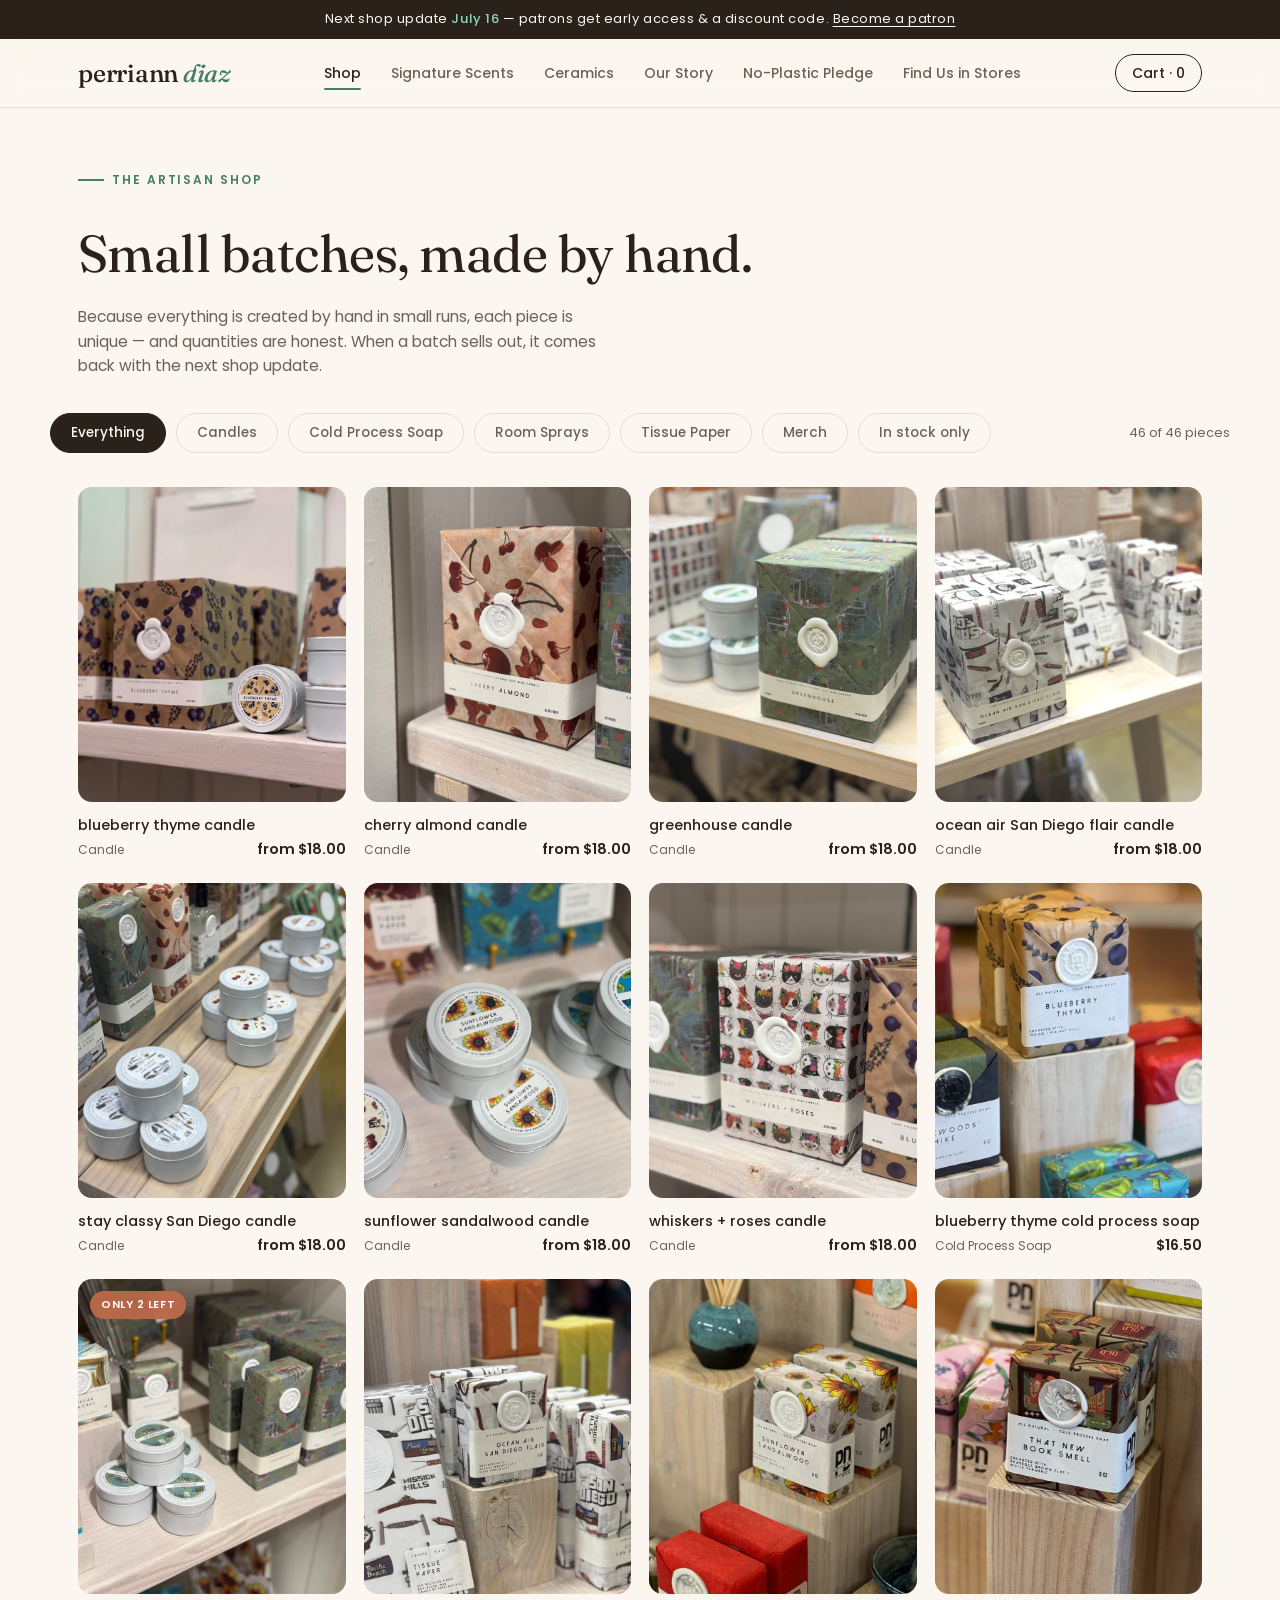
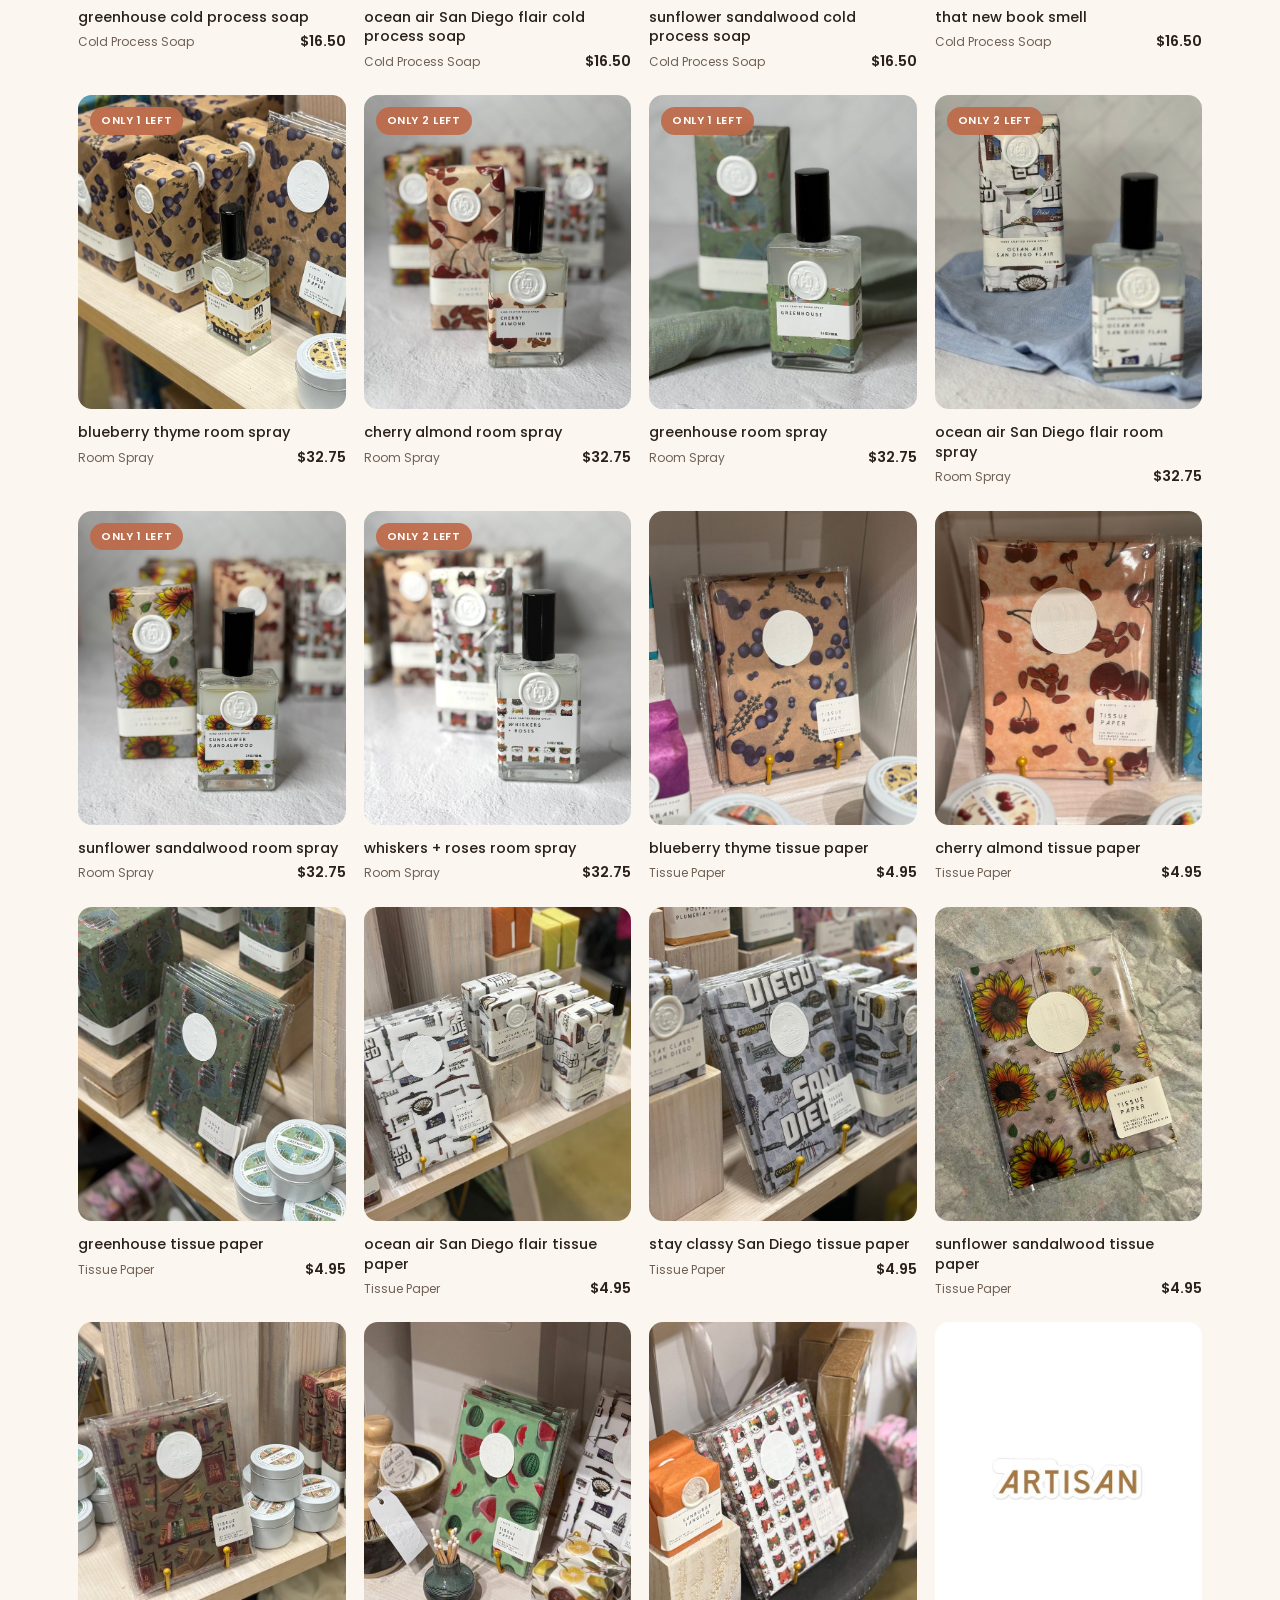
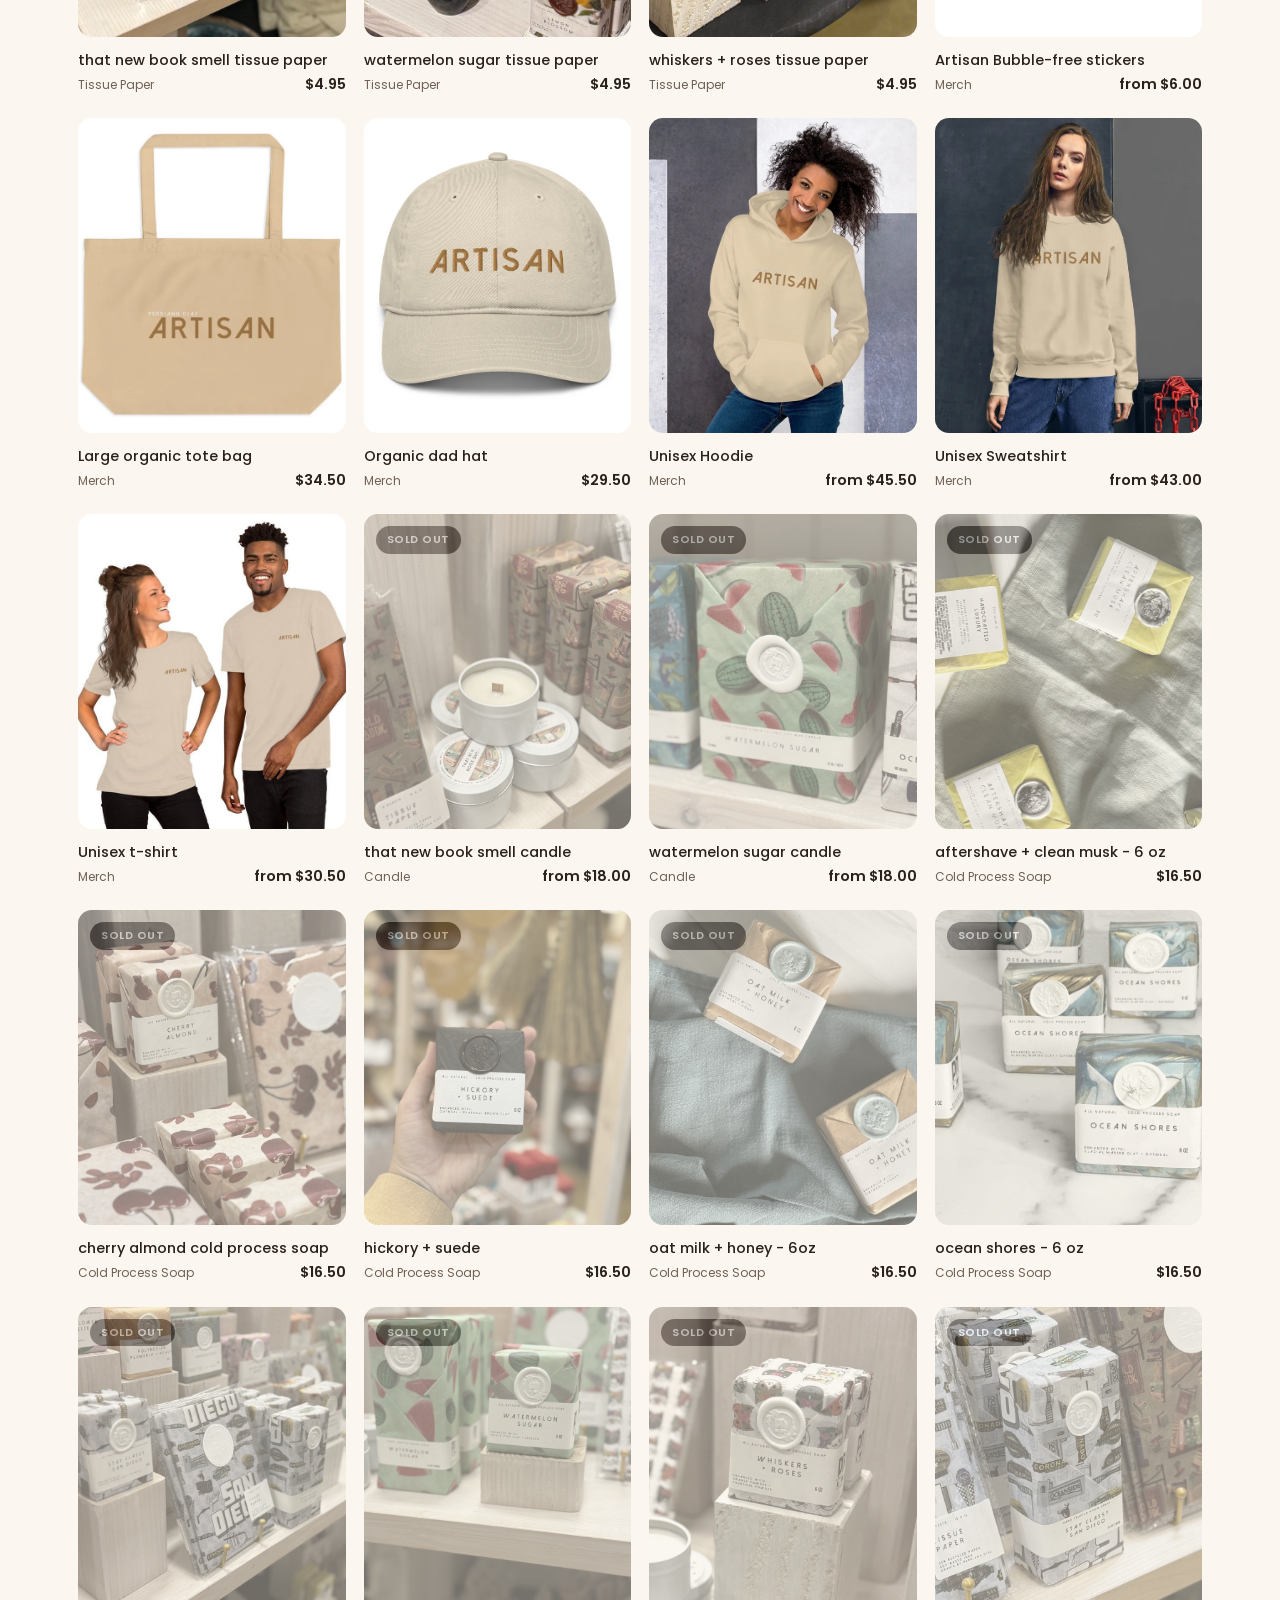
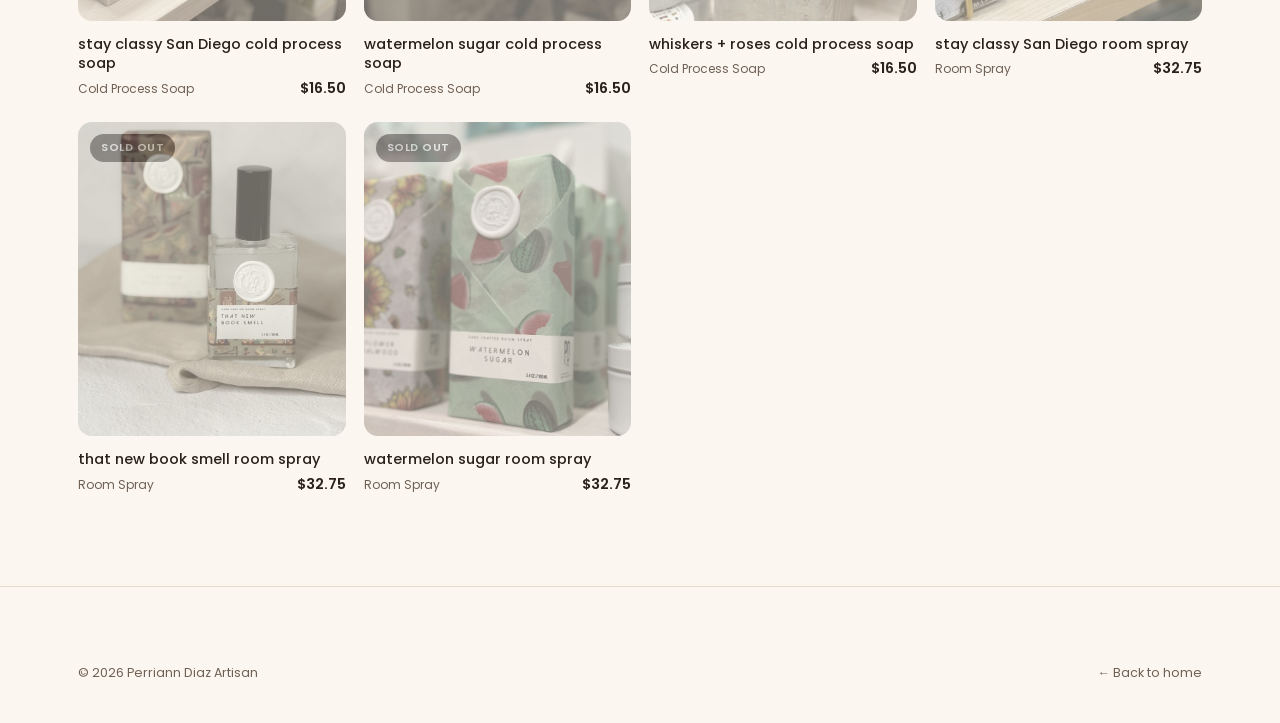
<file: shop.html>
<!DOCTYPE html>
<html lang="en">
<head>
<meta charset="utf-8">
<meta name="viewport" content="width=device-width, initial-scale=1">
<title>Shop — Perriann Diaz Artisan</title>
<link rel="stylesheet" href="styles.css">
</head>
<body>

<div class="announce">Next shop update <strong>July 16</strong> — patrons get early access &amp; a discount code. <a href="index.html#newsletter">Become a patron</a></div>

<header class="site">
  <div class="wrap nav-row">
    <a class="brand" href="index.html">perriann <em>diaz</em></a>
    <nav class="main">
      <a href="shop.html" class="active">Shop</a>
      <a href="index.html#scents">Signature Scents</a>
      <a href="ceramics.html">Ceramics</a>
      <a href="index.html#story">Our Story</a>
      <a href="pledge.html">No-Plastic Pledge</a>
      <a href="index.html#stockists">Find Us in Stores</a>
    </nav>
    <div class="nav-actions">
      <a class="cart-pill" href="#">Cart · 0</a>
    </div>
  </div>
</header>

<div class="shop-head">
  <div class="wrap">
    <span class="kicker">The artisan shop</span>
    <h1>Small batches, made by hand.</h1>
    <p>Because everything is created by hand in small runs, each piece is unique — and quantities are honest. When a batch sells out, it comes back with the next shop update.</p>
  </div>
</div>

<div class="wrap filter-bar" id="filters">
  <button class="chip active" data-group="all">Everything</button>
  <button class="chip" data-group="candles">Candles</button>
  <button class="chip" data-group="soap">Cold Process Soap</button>
  <button class="chip" data-group="room-spray">Room Sprays</button>
  <button class="chip" data-group="tissue">Tissue Paper</button>
  <button class="chip" data-group="merch">Merch</button>
  <button class="chip" data-group="in-stock">In stock only</button>
  <span class="result-note" id="count"></span>
</div>

<div class="wrap" style="padding-bottom: 90px;">
  <div class="prod-grid" id="grid"></div>
</div>

<footer class="site" style="margin-top:0;">
  <div class="wrap foot-base" style="border-top:none;">
    <span>© 2026 Perriann Diaz Artisan</span>
    <a href="index.html">← Back to home</a>
  </div>
</footer>

<script src="catalog.js"></script>
<script>
const groupLabel = { candles: 'candle', soap: 'cold process soap', 'room-spray': 'room spray', tissue: 'tissue paper', merch: 'merch' };
const grid = document.getElementById('grid');
const count = document.getElementById('count');

function card(p) {
  let badge = '';
  if (p.stock === 0) badge = '<span class="badge out">Sold out</span>';
  else if (p.stock > 0 && p.stock <= 3) badge = `<span class="badge low">Only ${p.stock} left</span>`;
  const price = p.price === p.priceMax ? `$${p.price.toFixed(2)}` : `from $${p.price.toFixed(2)}`;
  return `<div class="prod-card ${p.stock === 0 ? 'is-out' : ''}">
    <div class="ph">${badge}<img loading="lazy" src="assets/${p.slug}.jpg" alt="${p.title}">
    ${p.stock !== 0 ? '<button class="quick-add" aria-label="Add to cart">+</button>' : ''}</div>
    <div class="name">${p.title}</div>
    <div class="meta"><span class="type">${groupLabel[p.group] || ''}</span><span class="price">${price}</span></div>
  </div>`;
}

// sort: in-stock first, then by group order
const order = ['candles','soap','room-spray','tissue','merch'];
const sorted = [...CATALOG].sort((a,b) =>
  (b.stock !== 0) - (a.stock !== 0) || order.indexOf(a.group) - order.indexOf(b.group) || a.title.localeCompare(b.title));

function render(group) {
  let items = sorted;
  if (group === 'in-stock') items = items.filter(p => p.stock !== 0);
  else if (group !== 'all') items = items.filter(p => p.group === group);
  grid.innerHTML = items.map(card).join('');
  count.textContent = `${items.length} of ${CATALOG.length} pieces`;
}

document.getElementById('filters').addEventListener('click', e => {
  const chip = e.target.closest('.chip'); if (!chip) return;
  document.querySelectorAll('.chip').forEach(c => c.classList.remove('active'));
  chip.classList.add('active');
  render(chip.dataset.group);
});

// support #candles etc. deep links
const hash = location.hash.replace('#','');
const initial = ['candles','soap','room-spray','tissue','merch'].includes(hash) ? hash : 'all';
document.querySelector(`.chip[data-group="${initial}"]`)?.classList.add('active');
if (initial !== 'all') document.querySelector('.chip[data-group="all"]').classList.remove('active');
render(initial);
</script>
</body>
</html>
</file>
<file: styles.css>
/* Perriann Diaz Artisan — redesign concept */
@import url('https://fonts.googleapis.com/css2?family=Fraunces:ital,opsz,wght@0,9..144,300..700;1,9..144,300..700&family=Poppins:wght@300;400;500;600&display=swap');

:root {
  --paper: #FBF7F0;
  --paper-deep: #F4EDE1;
  --ink: #2B211B;
  --ink-soft: #6F6055;
  --sage: hsl(159, 30%, 38%);
  --sage-bright: hsl(159, 50%, 70%);
  --sage-tint: hsl(155, 42%, 92%);
  --terracotta: #BE6B49;
  --line: #E7DCCC;
  --radius: 14px;
  --shadow: 0 10px 30px -12px rgba(43, 33, 27, .18);
  --font-display: "Fraunces", Georgia, serif;
  --font-body: "Poppins", -apple-system, sans-serif;
}

* { margin: 0; padding: 0; box-sizing: border-box; }
html { scroll-behavior: smooth; }
body {
  font-family: var(--font-body);
  background: var(--paper);
  color: var(--ink);
  line-height: 1.6;
  font-size: 15.5px;
  -webkit-font-smoothing: antialiased;
}
img { max-width: 100%; display: block; }
a { color: inherit; text-decoration: none; }
.wrap { max-width: 1180px; margin: 0 auto; padding: 0 28px; }

h1, h2, h3, .display { font-family: var(--font-display); font-weight: 420; letter-spacing: -0.01em; }

/* ---------- announcement ---------- */
.announce {
  background: var(--ink); color: var(--paper);
  text-align: center; font-size: 13px; padding: 9px 16px; letter-spacing: .04em;
}
.announce strong { color: var(--sage-bright); font-weight: 500; }
.announce a { text-decoration: underline; text-underline-offset: 3px; color: var(--paper); }

/* ---------- header ---------- */
header.site {
  position: sticky; top: 0; z-index: 50;
  background: color-mix(in srgb, var(--paper) 88%, transparent);
  backdrop-filter: blur(12px);
  border-bottom: 1px solid var(--line);
}
.nav-row { display: flex; align-items: center; justify-content: space-between; height: 68px; }
.brand { font-family: var(--font-display); font-size: 25px; font-weight: 480; letter-spacing: -.01em; }
.brand em { font-style: italic; color: var(--sage); }
nav.main { display: flex; gap: 30px; font-size: 14px; font-weight: 450; }
nav.main a { position: relative; padding: 4px 0; color: var(--ink-soft); transition: color .15s; }
nav.main a:hover, nav.main a.active { color: var(--ink); }
nav.main a.active::after {
  content: ""; position: absolute; left: 0; right: 0; bottom: -2px; height: 2px;
  background: var(--sage); border-radius: 2px;
}
.nav-actions { display: flex; gap: 16px; align-items: center; font-size: 14px; }
.cart-pill {
  display: flex; gap: 8px; align-items: center;
  border: 1.5px solid var(--ink); border-radius: 99px; padding: 7px 16px; font-weight: 500;
  transition: all .15s;
}
.cart-pill:hover { background: var(--ink); color: var(--paper); }

/* ---------- hero ---------- */
.hero { padding: 72px 0 84px; }
.hero-grid { display: grid; grid-template-columns: 1.05fr .95fr; gap: 64px; align-items: center; }
.kicker {
  display: inline-flex; align-items: center; gap: 8px;
  font-size: 12px; letter-spacing: .16em; text-transform: uppercase; font-weight: 550;
  color: var(--sage); margin-bottom: 22px;
}
.kicker::before { content: ""; width: 26px; height: 1.5px; background: var(--sage); }
.hero h1 { font-size: clamp(42px, 5.4vw, 64px); line-height: 1.04; margin-bottom: 22px; }
.hero h1 em { font-style: italic; color: var(--terracotta); }
.hero p.lede { font-size: 17px; color: var(--ink-soft); max-width: 46ch; margin-bottom: 34px; }
.btn-row { display: flex; gap: 14px; flex-wrap: wrap; }
.btn {
  display: inline-flex; align-items: center; gap: 10px;
  padding: 14px 28px; border-radius: 99px; font-weight: 500; font-size: 14.5px;
  transition: transform .15s, box-shadow .15s;
}
.btn:hover { transform: translateY(-1px); box-shadow: var(--shadow); }
.btn.primary { background: var(--ink); color: var(--paper); }
.btn.ghost { border: 1.5px solid var(--ink); }
.hero-media { position: relative; }
.hero-media .main-img {
  border-radius: var(--radius); aspect-ratio: 4/4.6; object-fit: cover; width: 100%;
  box-shadow: var(--shadow);
}
.hero-card {
  position: absolute; left: -34px; bottom: 36px;
  background: var(--paper); border: 1px solid var(--line); border-radius: 12px;
  padding: 14px 18px; display: flex; gap: 13px; align-items: center; box-shadow: var(--shadow);
}
.hero-card img { width: 52px; height: 52px; border-radius: 9px; object-fit: cover; }
.hero-card .t { font-size: 13.5px; font-weight: 550; line-height: 1.3; }
.hero-card .s { font-size: 12px; color: var(--ink-soft); }
.hero-stats { display: flex; gap: 40px; margin-top: 44px; padding-top: 28px; border-top: 1px solid var(--line); }
.stat .n { font-family: var(--font-display); font-size: 26px; }
.stat .l { font-size: 12.5px; color: var(--ink-soft); }

/* ---------- section scaffolding ---------- */
section { padding: 74px 0; }
.sec-head { display: flex; align-items: end; justify-content: space-between; margin-bottom: 40px; gap: 24px; }
.sec-head h2 { font-size: clamp(28px, 3.4vw, 40px); line-height: 1.1; }
.sec-head p { color: var(--ink-soft); max-width: 52ch; }
.sec-link { font-size: 14px; font-weight: 550; color: var(--sage); white-space: nowrap; border-bottom: 1.5px solid var(--sage-bright); padding-bottom: 2px; }

/* ---------- category tiles ---------- */
.cat-grid { display: grid; grid-template-columns: repeat(4, 1fr); gap: 18px; }
.cat-tile {
  position: relative; border-radius: var(--radius); overflow: hidden; aspect-ratio: 3/3.7;
  background: var(--paper-deep);
}
.cat-tile img { width: 100%; height: 100%; object-fit: cover; transition: transform .5s ease; }
.cat-tile:hover img { transform: scale(1.05); }
.cat-tile .label {
  position: absolute; left: 12px; right: 12px; bottom: 12px;
  background: color-mix(in srgb, var(--paper) 92%, transparent); backdrop-filter: blur(6px);
  border-radius: 10px; padding: 12px 16px;
  display: flex; justify-content: space-between; align-items: center;
}
.cat-tile .label b { font-weight: 550; font-size: 15px; display: block; }
.cat-tile .label span { font-size: 12px; color: var(--ink-soft); }
.cat-tile .label .arr { font-size: 18px; color: var(--sage); }

/* ---------- scent strip ---------- */
.scents { background: var(--ink); color: var(--paper); border-radius: 0; }
.scents .sec-head h2, .scents h2 { color: var(--paper); }
.scents .sec-head p { color: #B8ACA1; }
.scent-row { display: grid; grid-template-columns: repeat(4, 1fr); gap: 16px; }
.scent-card {
  background: #362B23; border: 1px solid #4A3D33; border-radius: var(--radius);
  padding: 20px; transition: transform .18s, border-color .18s;
}
.scent-card:hover { transform: translateY(-4px); border-color: var(--sage-bright); }
.scent-card img { border-radius: 9px; aspect-ratio: 1; object-fit: cover; margin-bottom: 16px; }
.scent-card b { font-family: var(--font-display); font-weight: 450; font-size: 18px; display: block; margin-bottom: 4px; }
.scent-card span { font-size: 12px; color: #B8ACA1; letter-spacing: .02em; }
.scent-note { margin-top: 34px; font-size: 13.5px; color: #B8ACA1; text-align: center; }
.scent-note b { color: var(--sage-bright); font-weight: 500; }

/* ---------- product cards ---------- */
.prod-grid { display: grid; grid-template-columns: repeat(4, 1fr); gap: 22px 18px; }
.prod-card { display: flex; flex-direction: column; }
.prod-card .ph {
  position: relative; border-radius: var(--radius); overflow: hidden;
  aspect-ratio: 4/4.7; background: var(--paper-deep); margin-bottom: 14px;
}
.prod-card .ph img { width: 100%; height: 100%; object-fit: cover; transition: transform .5s; }
.prod-card:hover .ph img { transform: scale(1.045); }
.badge {
  position: absolute; top: 12px; left: 12px;
  font-size: 11px; font-weight: 550; letter-spacing: .05em; text-transform: uppercase;
  padding: 5px 11px; border-radius: 99px; backdrop-filter: blur(6px);
}
.badge.low { background: rgba(190, 107, 73, .92); color: #fff; }
.badge.out { background: rgba(43, 33, 27, .82); color: #fff; }
.badge.sale { background: var(--sage-bright); color: var(--ink); }
.quick-add {
  position: absolute; right: 12px; bottom: 12px; width: 40px; height: 40px;
  border-radius: 99px; background: var(--paper); color: var(--ink);
  display: grid; place-items: center; font-size: 20px; font-weight: 400;
  opacity: 0; transform: translateY(6px); transition: all .2s; box-shadow: var(--shadow);
  border: none; cursor: pointer;
}
.prod-card:hover .quick-add { opacity: 1; transform: translateY(0); }
.quick-add:hover { background: var(--sage); color: #fff; }
.prod-card .name { font-weight: 500; font-size: 14.5px; line-height: 1.35; }
.prod-card .meta { display: flex; justify-content: space-between; align-items: baseline; margin-top: 3px; }
.prod-card .type { font-size: 12px; color: var(--ink-soft); text-transform: capitalize; }
.prod-card .price { font-weight: 550; font-size: 14.5px; }
.prod-card.is-out .ph img { opacity: .55; filter: grayscale(.4); }

/* ---------- story ---------- */
.story-grid { display: grid; grid-template-columns: .92fr 1.08fr; gap: 64px; align-items: center; }
.story-grid .imgs { display: grid; grid-template-columns: 1fr 1fr; gap: 14px; }
.story-grid .imgs img { border-radius: var(--radius); aspect-ratio: 3/3.8; object-fit: cover; }
.story-grid .imgs img:last-child { margin-top: 28px; }
.story-copy h2 { font-size: clamp(28px, 3.2vw, 38px); margin-bottom: 18px; }
.story-copy p { color: var(--ink-soft); margin-bottom: 16px; }
.story-copy blockquote {
  font-family: var(--font-display); font-style: italic; font-size: 19px; color: var(--ink);
  border-left: 3px solid var(--sage-bright); padding-left: 18px; margin: 24px 0;
}

/* ---------- no-plastic pledge ---------- */
.pledge-grid { display: grid; grid-template-columns: .95fr 1.05fr; gap: 60px; align-items: center; }
.pledge-media { position: relative; }
.pledge-media img { border-radius: var(--radius); aspect-ratio: 4/4.4; object-fit: cover; box-shadow: var(--shadow); }
.pledge-stamp {
  position: absolute; top: -22px; right: -18px; width: 108px; height: 108px;
  border-radius: 50%; background: var(--sage); color: #fff;
  display: grid; place-items: center; text-align: center;
  font-size: 11px; font-weight: 600; letter-spacing: .08em; text-transform: uppercase;
  line-height: 1.35; padding: 12px; transform: rotate(8deg); box-shadow: var(--shadow);
}
.pledge-copy h2 { font-size: clamp(28px, 3.2vw, 38px); margin-bottom: 18px; }
.pledge-copy p { color: var(--ink-soft); margin-bottom: 16px; max-width: 56ch; }
.pledge-copy p b { color: var(--ink); font-weight: 550; }
.material-chips { display: flex; flex-wrap: wrap; gap: 8px; margin: 22px 0; }
.material-chips span {
  font-size: 12.5px; font-weight: 500; color: var(--ink);
  background: var(--sage-tint); border-radius: 99px; padding: 7px 15px;
}
.pledge-note {
  font-size: 13.5px; color: var(--ink-soft); border-left: 3px solid var(--sage-bright);
  padding: 4px 0 4px 16px; margin-top: 20px; max-width: 54ch;
}

/* ---------- ceramics teaser (home) ---------- */
.ceramics-teaser { background: #16120F; }
.teaser-grid { display: grid; grid-template-columns: .95fr 1.05fr; gap: 64px; align-items: center; }
.teaser-media img {
  border-radius: var(--radius); width: 100%; aspect-ratio: 4/3.3; object-fit: cover;
  box-shadow: 0 30px 80px -24px rgba(0,0,0,.75);
}
.teaser-copy h2 { color: #F5EFE6; font-size: clamp(26px, 3.2vw, 38px); line-height: 1.12; margin-bottom: 16px; }
.teaser-copy p { color: #B4A695; margin-bottom: 30px; max-width: 50ch; }

/* ---------- stockists ---------- */
.stockists { background: var(--paper-deep); }
.stockist-grid { display: grid; grid-template-columns: repeat(3, 1fr); gap: 18px; }
.stockist-card {
  background: var(--paper); border: 1px solid var(--line); border-radius: var(--radius);
  padding: 28px;
}
.stockist-card .tag {
  display: inline-block; font-size: 11px; letter-spacing: .1em; text-transform: uppercase;
  font-weight: 550; color: var(--sage); background: var(--sage-tint);
  padding: 4px 11px; border-radius: 99px; margin-bottom: 16px;
}
.stockist-card h3 { font-size: 21px; margin-bottom: 8px; }
.stockist-card p { font-size: 13.5px; color: var(--ink-soft); margin-bottom: 4px; }
.stockist-card .ig { font-size: 13px; color: var(--sage); font-weight: 500; margin-top: 12px; display: inline-block; }

/* ---------- newsletter ---------- */
.news { padding: 0; }
.news-inner {
  background: var(--sage-tint); border-radius: 22px; text-align: center;
  padding: 68px 28px; position: relative; overflow: hidden;
}
.news-inner h2 { font-size: clamp(28px, 3.4vw, 40px); margin-bottom: 12px; }
.news-inner p { color: var(--ink-soft); max-width: 54ch; margin: 0 auto 30px; }
.news-form { display: flex; gap: 10px; max-width: 440px; margin: 0 auto; }
.news-form input {
  flex: 1; border: 1.5px solid var(--line); background: var(--paper);
  border-radius: 99px; padding: 13px 22px; font-family: inherit; font-size: 14px; outline: none;
}
.news-form input:focus { border-color: var(--sage); }
.news-form .btn { background: var(--ink); color: var(--paper); }

/* ---------- footer ---------- */
footer.site { border-top: 1px solid var(--line); margin-top: 74px; padding: 54px 0 40px; }
.foot-grid { display: grid; grid-template-columns: 1.4fr 1fr 1fr 1fr; gap: 32px; margin-bottom: 40px; }
.foot-grid .brand { font-size: 21px; margin-bottom: 10px; }
.foot-grid p { font-size: 13px; color: var(--ink-soft); max-width: 30ch; }
.foot-grid h4 { font-size: 12px; letter-spacing: .12em; text-transform: uppercase; color: var(--ink-soft); margin-bottom: 14px; font-weight: 550; }
.foot-grid ul { list-style: none; }
.foot-grid li { margin-bottom: 9px; font-size: 14px; }
.foot-grid li a:hover { color: var(--sage); }
.foot-base { display: flex; justify-content: space-between; font-size: 12.5px; color: var(--ink-soft); border-top: 1px solid var(--line); padding-top: 22px; }

/* ---------- shop page ---------- */
.shop-head { padding: 56px 0 8px; }
.shop-head h1 { font-size: clamp(34px, 4.5vw, 52px); margin-bottom: 10px; }
.shop-head p { color: var(--ink-soft); max-width: 60ch; }
.filter-bar {
  display: flex; gap: 10px; flex-wrap: wrap; align-items: center;
  padding: 26px 0 34px; position: sticky; top: 68px; background: var(--paper); z-index: 30;
}
.chip {
  border: 1.5px solid var(--line); background: transparent; color: var(--ink-soft);
  border-radius: 99px; padding: 9px 20px; font-family: inherit; font-size: 13.5px; font-weight: 500;
  cursor: pointer; transition: all .15s;
}
.chip:hover { border-color: var(--ink); color: var(--ink); }
.chip.active { background: var(--ink); border-color: var(--ink); color: var(--paper); }
.chip .n { opacity: .55; margin-left: 5px; font-size: 12px; }
.result-note { font-size: 13px; color: var(--ink-soft); margin-left: auto; }

/* ---------- ceramics gallery (dark) ---------- */
body.gallery { background: #16120F; color: #EDE6DC; }
body.gallery header.site { background: rgba(22, 18, 15, .82); border-bottom-color: #2E2620; }
body.gallery .brand, body.gallery nav.main a:hover, body.gallery nav.main a.active { color: #EDE6DC; }
body.gallery nav.main a { color: #9C8F80; }
body.gallery .cart-pill { border-color: #EDE6DC; color: #EDE6DC; }
body.gallery .cart-pill:hover { background: #EDE6DC; color: #16120F; }

.g-kicker { color: var(--sage-bright); }
.g-kicker::before { background: var(--sage-bright); }
.btn.light { background: #F5EFE6; color: #16120F; }

/* cinema hero */
.g-cinema { position: relative; height: min(50svh, 520px); min-height: 360px; overflow: hidden; }
.g-cinema img { width: 100%; height: 100%; object-fit: cover; display: block; transform: scale(1.06); animation: heroSettle 2.4s cubic-bezier(.2,.6,.2,1) forwards; }
@keyframes heroSettle { to { transform: scale(1); } }
.g-cinema .veil {
  position: absolute; inset: 0; pointer-events: none;
  background: linear-gradient(180deg, rgba(22,18,15,.4) 0%, rgba(22,18,15,0) 26%, rgba(22,18,15,0) 52%, rgba(22,18,15,.94) 100%);
}
.g-cinema .cine-copy { position: absolute; left: 0; right: 0; bottom: 28px; }
.g-cinema h1 {
  font-size: clamp(30px, 3.8vw, 48px); color: #F5EFE6; line-height: 1.02;
  font-weight: 400; max-width: 22ch; margin: 10px 0 8px;
}
.g-cinema h1 em { font-style: italic; color: var(--sage-bright); }
.g-cinema .sub { color: #C9BCAC; font-size: 15.5px; max-width: 48ch; }
.g-cinema .scroll-cue {
  display: inline-flex; align-items: center; gap: 10px; margin-top: 16px;
  font-size: 12.5px; letter-spacing: .16em; text-transform: uppercase; font-weight: 550; color: #EDE6DC;
  border-bottom: 1px solid #5C5044; padding-bottom: 6px; transition: border-color .2s;
}
.g-cinema .scroll-cue:hover { border-color: var(--sage-bright); }

/* gallery wall — full bleed */
.wall-head { padding: 38px 0 26px; text-align: center; }
.wall-head .g-kicker { justify-content: center; display: inline-flex; }
.wall-head p { color: #9C8F80; font-size: 14px; margin-top: 10px; }
.wall { display: grid; grid-template-columns: repeat(4, 1fr); grid-auto-rows: 23vw; gap: 5px; padding: 0 5px 5px; }
.tile { position: relative; overflow: hidden; cursor: pointer; border: none; padding: 0; background: #1E1813; }
.tile.big { grid-column: span 2; grid-row: span 2; }
.tile.tall { grid-row: span 2; }
.tile img { width: 100%; height: 100%; object-fit: cover; display: block; transition: transform .8s cubic-bezier(.2,.6,.2,1); }
.tile .t-title {
  position: absolute; inset: 0; display: grid; place-items: center; padding: 0 20px;
  background: rgba(14, 11, 9, .52); opacity: 0; transition: opacity .35s ease;
  font-family: var(--font-display); font-style: italic; font-weight: 420;
  font-size: clamp(17px, 1.8vw, 26px); color: #F5EFE6; text-align: center; letter-spacing: .02em;
}
.tile:hover img, .tile:focus-visible img { transform: scale(1.055); }
.tile:hover .t-title, .tile:focus-visible .t-title { opacity: 1; }
.tile:focus-visible { outline: 2px solid var(--sage-bright); outline-offset: -2px; }

/* scroll reveal */
.reveal { opacity: 0; transform: translateY(26px); transition: opacity .9s ease, transform .9s cubic-bezier(.2,.6,.2,1); }
.reveal.in { opacity: 1; transform: none; }
@media (prefers-reduced-motion: reduce) {
  .reveal { opacity: 1; transform: none; transition: none; }
  .g-cinema img { animation: none; transform: none; }
}

/* lightbox */
.lightbox { position: fixed; inset: 0; z-index: 200; display: none; }
.lightbox.open { display: block; }
.lb-backdrop { position: absolute; inset: 0; background: rgba(10, 8, 6, .88); backdrop-filter: blur(10px); }
.lb-card {
  position: absolute; inset: 0; margin: auto;
  width: min(1060px, calc(100% - 28px)); height: min(660px, calc(100% - 44px));
  background: #16120F; border: 1px solid #33291F; border-radius: 14px;
  display: grid; grid-template-columns: 1.4fr 1fr; overflow: hidden;
  box-shadow: 0 80px 160px -40px rgba(0, 0, 0, .95);
  animation: lbIn .35s cubic-bezier(.2,.7,.3,1);
}
@keyframes lbIn { from { opacity: 0; transform: translateY(18px) scale(.985); } to { opacity: 1; transform: none; } }
.lb-card img { width: 100%; height: 100%; object-fit: contain; background: #0C0A08; }
.lb-side { padding: 48px 44px; display: flex; flex-direction: column; justify-content: center; }
.lb-side .k { font-size: 11px; letter-spacing: .2em; text-transform: uppercase; color: var(--sage-bright); font-weight: 550; margin-bottom: 16px; }
.lb-side h3 { font-size: clamp(24px, 2.6vw, 34px); color: #F5EFE6; line-height: 1.1; margin-bottom: 16px; }
.lb-side .rule { width: 56px; height: 1px; background: #3D3227; margin-bottom: 16px; }
.lb-side p { color: #B4A695; font-size: 15.5px; margin-bottom: 26px; }
.lb-close {
  position: absolute; top: 14px; right: 14px; width: 42px; height: 42px; z-index: 2;
  border-radius: 50%; border: 1px solid #4A3D33; background: rgba(22, 18, 15, .7);
  color: #EDE6DC; font-size: 20px; line-height: 1; cursor: pointer; display: grid; place-items: center;
  transition: all .2s;
}
.lb-close:hover { background: #EDE6DC; color: #16120F; }
@media (prefers-reduced-motion: reduce) { .lb-card { animation: none; } }

.commission { padding: 90px 0; background: #100D0A; border-top: 1px solid #2E2620; }
.commission .sec-head h2 { color: #F5EFE6; }
.commission .sec-head p { color: #9C8F80; }
.steps { display: grid; grid-template-columns: repeat(4, 1fr); gap: 20px; margin-top: 20px; }
.step { border: 1px solid #2E2620; border-radius: var(--radius); padding: 26px 24px; background: #16120F; }
.step .k { font-family: var(--font-display); font-size: 30px; color: var(--sage-bright); display: block; margin-bottom: 12px; font-variant-numeric: tabular-nums; }
.step b { color: #F5EFE6; font-weight: 550; display: block; margin-bottom: 8px; font-size: 15.5px; }
.step p { font-size: 13.5px; color: #9C8F80; margin: 0; }

.g-cta { padding: 100px 0; text-align: center; }
.g-cta h2 { font-size: clamp(30px, 4vw, 46px); color: #F5EFE6; margin-bottom: 14px; }
.g-cta p { color: #B4A695; max-width: 54ch; margin: 0 auto 34px; }
.g-cta .note { font-size: 13px; color: #9C8F80; margin-top: 26px; }
.g-cta .note a { color: var(--sage-bright); }

body.gallery footer.site { border-top-color: #2E2620; }
body.gallery .foot-base { border-top-color: #2E2620; color: #9C8F80; }

@media (max-width: 960px) {
  .wall { grid-template-columns: repeat(2, 1fr); grid-auto-rows: 44vw; }
  .wall .tile { grid-area: auto !important; }
  .wall .tile.big { grid-column: span 2 !important; grid-row: span 2 !important; }
  .wall .tile.tall { grid-row: span 2 !important; }
  .steps { grid-template-columns: 1fr 1fr; }
  .teaser-grid { grid-template-columns: 1fr; gap: 40px; }
  .lb-card { grid-template-columns: 1fr; grid-template-rows: auto 1fr; height: min(760px, calc(100% - 44px)); overflow-y: auto; }
  .lb-card img { max-height: 38vh; }
  .lb-side { padding: 28px 28px 34px; justify-content: flex-start; }
}

@media (max-width: 960px) {
  nav.main { display: none; }
  .hero-grid, .story-grid { grid-template-columns: 1fr; gap: 40px; }
  .cat-grid, .scent-row, .prod-grid { grid-template-columns: repeat(2, 1fr); }
  .stockist-grid { grid-template-columns: 1fr; }
  .foot-grid { grid-template-columns: 1fr 1fr; }
  .hero-card { left: 12px; }
}
</file>
